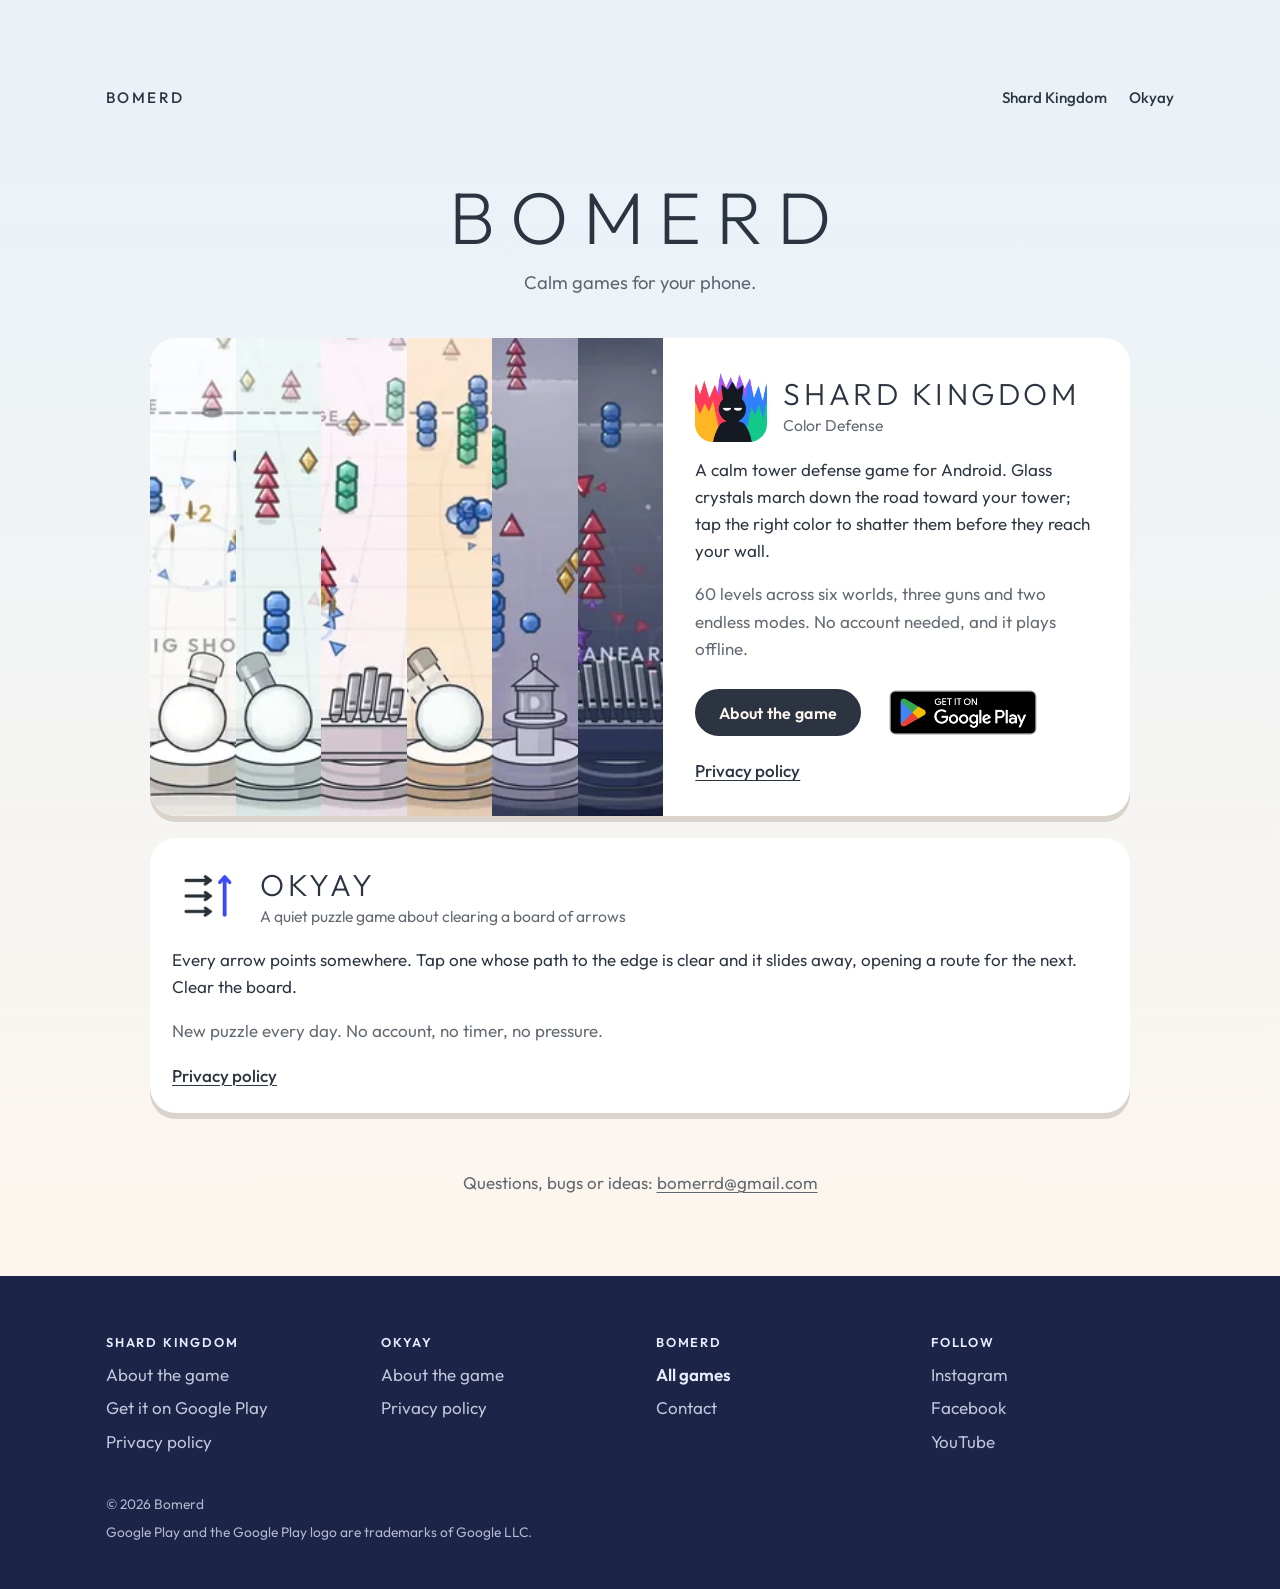
<file: index.html>
<!doctype html>
<html lang="en">
<head>
<meta charset="utf-8" />
<meta name="viewport" content="width=device-width, initial-scale=1, viewport-fit=cover" />
<title>Bomerd – Shard Kingdom: Color Defense and Okyay</title>
<meta name="description" content="Bomerd makes calm games for your phone: Shard Kingdom: Color Defense, a tower defense game about tapping the right color, and Okyay, a quiet puzzle game about arrows." />
<link rel="canonical" href="https://bomerd.com/" />
<link rel="icon" href="/favicon.ico" sizes="48x48" />
<link rel="icon" href="/images/shard-kingdom.png" type="image/png" sizes="512x512" />
<link rel="apple-touch-icon" href="/apple-touch-icon.png" />
<meta name="theme-color" content="#eaf2f8" />
<meta property="og:type" content="website" />
<meta property="og:site_name" content="Bomerd" />
<meta property="og:url" content="https://bomerd.com/" />
<meta property="og:title" content="Bomerd" />
<meta property="og:description" content="Calm games for your phone: Shard Kingdom: Color Defense and Okyay." />
<meta property="og:image" content="https://bomerd.com/images/shard-kingdom-feature.png" />
<meta property="og:image:width" content="1024" />
<meta property="og:image:height" content="500" />
<meta property="og:image:alt" content="Shard Kingdom: Color Defense: glass crystals marching down a road toward the wall" />
<meta name="twitter:card" content="summary_large_image" />
<link rel="preload" href="/assets/fonts/outfit.woff2" as="font" type="font/woff2" crossorigin />
<link rel="stylesheet" href="/assets/site.css" />
<script type="application/ld+json">
{
  "@context": "https://schema.org",
  "@graph": [
    {
      "@type": "WebSite",
      "@id": "https://bomerd.com/#website",
      "name": "Bomerd",
      "url": "https://bomerd.com/",
      "publisher": { "@id": "https://bomerd.com/#org" }
    },
    {
      "@type": "Organization",
      "@id": "https://bomerd.com/#org",
      "name": "Bomerd",
      "url": "https://bomerd.com/",
      "email": "bomerrd@gmail.com",
      "sameAs": ["https://www.youtube.com/@bomerdstudio"]
    }
  ]
}
</script>
<style>
  .home { padding-bottom: 80px; }
  .hello { text-align: center; padding: 56px 0 40px; }
  .hello h1 { font-weight: 250; text-transform: uppercase; letter-spacing: .2em; font-size: clamp(2.6rem, 12vw, 4.6rem); line-height: 1; margin: 0 -.2em .9rem 0; }
  .hello p { font-size: 1.15rem; margin: 0; }
  .games { display: grid; gap: 22px; max-width: 980px; margin: 0 auto; }
  .game { background: var(--paper); border-radius: 26px; box-shadow: 0 var(--edge) 0 var(--paper-edge); overflow: hidden; }
  .game .worlds { display: grid; grid-template-columns: repeat(6, 1fr); height: clamp(150px, 34vw, 260px); }
  .game .worlds img { width: 100%; height: 100%; object-fit: cover; object-position: 50% 45%; display: block; }
  .game .in { padding: 22px 22px 24px; }
  .game .head { display: flex; align-items: center; gap: 16px; margin: 0 0 14px; }
  .game .head img { width: 72px; height: 72px; border-radius: 18px; flex: none; }
  .game h2 { font-weight: 300; text-transform: uppercase; letter-spacing: .12em; font-size: clamp(1.3rem, 5vw, 1.9rem); line-height: 1.15; margin: 0; }
  .game h2 a { text-decoration: none; }
  .game h2 a:hover { text-decoration: underline; }
  .game .sub { display: block; margin-top: 4px; font-size: .98rem; }
  .game .links { display: flex; flex-wrap: wrap; align-items: center; gap: 12px 18px; margin-top: 18px; }
  .game .links .badge-link img { width: 168px; }
  .game .links a.plain { font-weight: 500; }
  @media (min-width: 52rem) {
    .game.wide { display: grid; grid-template-columns: 1.1fr 1fr; }
    .game.wide .worlds { height: auto; min-height: 100%; }
    .game.wide .in { padding: 32px; align-self: center; }
  }
  .support { text-align: center; margin: 56px 0 0; }
</style>
</head>
<body class="w-abyss">
<section class="band w-dawn home">
  <header class="wrap top">
    <a class="brand" href="/">Bomerd</a>
    <nav class="nav" aria-label="Site">
      <a href="/shard-kingdom/">Shard Kingdom</a>
      <a class="wide" href="#okyay">Okyay</a>
    </nav>
  </header>

  <div class="wrap">
    <div class="hello">
      <h1>Bomerd</h1>
      <p class="muted">Calm games for your phone.</p>
    </div>

    <div class="games">
      <article class="game wide" id="shard-kingdom">
        <a class="worlds" href="/shard-kingdom/" aria-label="Shard Kingdom's six worlds">
          <img src="/images/shard-kingdom/worlds/dawn-slice.webp" width="180" height="352" alt="" />
          <img src="/images/shard-kingdom/worlds/mist-slice.webp" width="180" height="352" alt="" />
          <img src="/images/shard-kingdom/worlds/bloom-slice.webp" width="180" height="352" alt="" />
          <img src="/images/shard-kingdom/worlds/ember-slice.webp" width="180" height="352" alt="" />
          <img src="/images/shard-kingdom/worlds/dusk-slice.webp" width="180" height="352" alt="" />
          <img src="/images/shard-kingdom/worlds/abyss-slice.webp" width="180" height="352" alt="" />
        </a>
        <div class="in">
          <div class="head">
            <img src="/images/shard-kingdom.png" width="512" height="512" alt="Shard Kingdom: Color Defense icon" />
            <h2><a href="/shard-kingdom/">Shard Kingdom</a><span class="sub muted" style="text-transform: none; letter-spacing: 0; font-weight: 380">Color Defense</span></h2>
          </div>
          <p>A calm tower defense game for Android. Glass crystals march down the road toward your tower; tap the right color to shatter them before they reach your wall.</p>
          <p class="muted">60 levels across six worlds, three guns and two endless modes. No account needed, and it plays offline.</p>
          <div class="links">
            <a class="btn" href="/shard-kingdom/">About the game</a>
            <a class="badge-link" data-play href="https://play.google.com/store/apps/details?id=com.bomerd.conveyorkingdom"><img src="/images/google-play-badge.png" width="646" height="250" alt="Get it on Google Play" /></a>
          </div>
          <div class="links" style="margin-top: 12px"><a class="plain" href="/shard-kingdom/privacy/">Privacy policy</a></div>
        </div>
      </article>

      <article class="game" id="okyay">
        <div class="in">
          <div class="head">
            <img src="/images/okyay.png" width="192" height="192" alt="Okyay icon" />
            <h2>Okyay<span class="sub muted" style="text-transform: none; letter-spacing: 0; font-weight: 380">A quiet puzzle game about clearing a board of arrows</span></h2>
          </div>
          <p>Every arrow points somewhere. Tap one whose path to the edge is clear and it slides away, opening a route for the next. Clear the board.</p>
          <p class="muted">New puzzle every day. No account, no timer, no pressure.</p>
          <div class="links"><a class="plain" href="/privacy/">Privacy policy</a></div>
        </div>
      </article>
    </div>

    <p class="support muted">Questions, bugs or ideas: <a href="mailto:bomerrd@gmail.com">bomerrd@gmail.com</a></p>
  </div>
</section>

<footer class="foot w-abyss">
  <div class="wrap">
    <nav class="map" aria-label="Site map">
      <div><p>Shard Kingdom</p><ul>
        <li><a href="/shard-kingdom/">About the game</a></li>
        <li><a data-play href="https://play.google.com/store/apps/details?id=com.bomerd.conveyorkingdom">Get it on Google Play</a></li>
        <li><a href="/shard-kingdom/privacy/">Privacy policy</a></li></ul></div>
      <div><p>Okyay</p><ul>
        <li><a href="/#okyay">About the game</a></li>
        <li><a href="/privacy/">Privacy policy</a></li></ul></div>
      <div><p>Bomerd</p><ul>
        <li><a href="/" aria-current="page">All games</a></li>
        <li><a href="mailto:bomerrd@gmail.com">Contact</a></li></ul></div>
      <div><p>Follow</p><ul>
        <li><a href="https://www.instagram.com/shardkingdomcolordefense/">Instagram</a></li>
        <li><a href="https://www.facebook.com/profile.php?id=61596393538039">Facebook</a></li>
        <li><a href="https://www.youtube.com/@bomerdstudio">YouTube</a></li></ul></div>
    </nav>
    <p class="legal">&copy; 2026 Bomerd</p>
    <p class="legal">Google Play and the Google Play logo are trademarks of Google LLC.</p>
  </div>
</footer>
<script src="/shard-kingdom/get.js" data-campaign="home" defer></script>
</body>
</html>
</file>
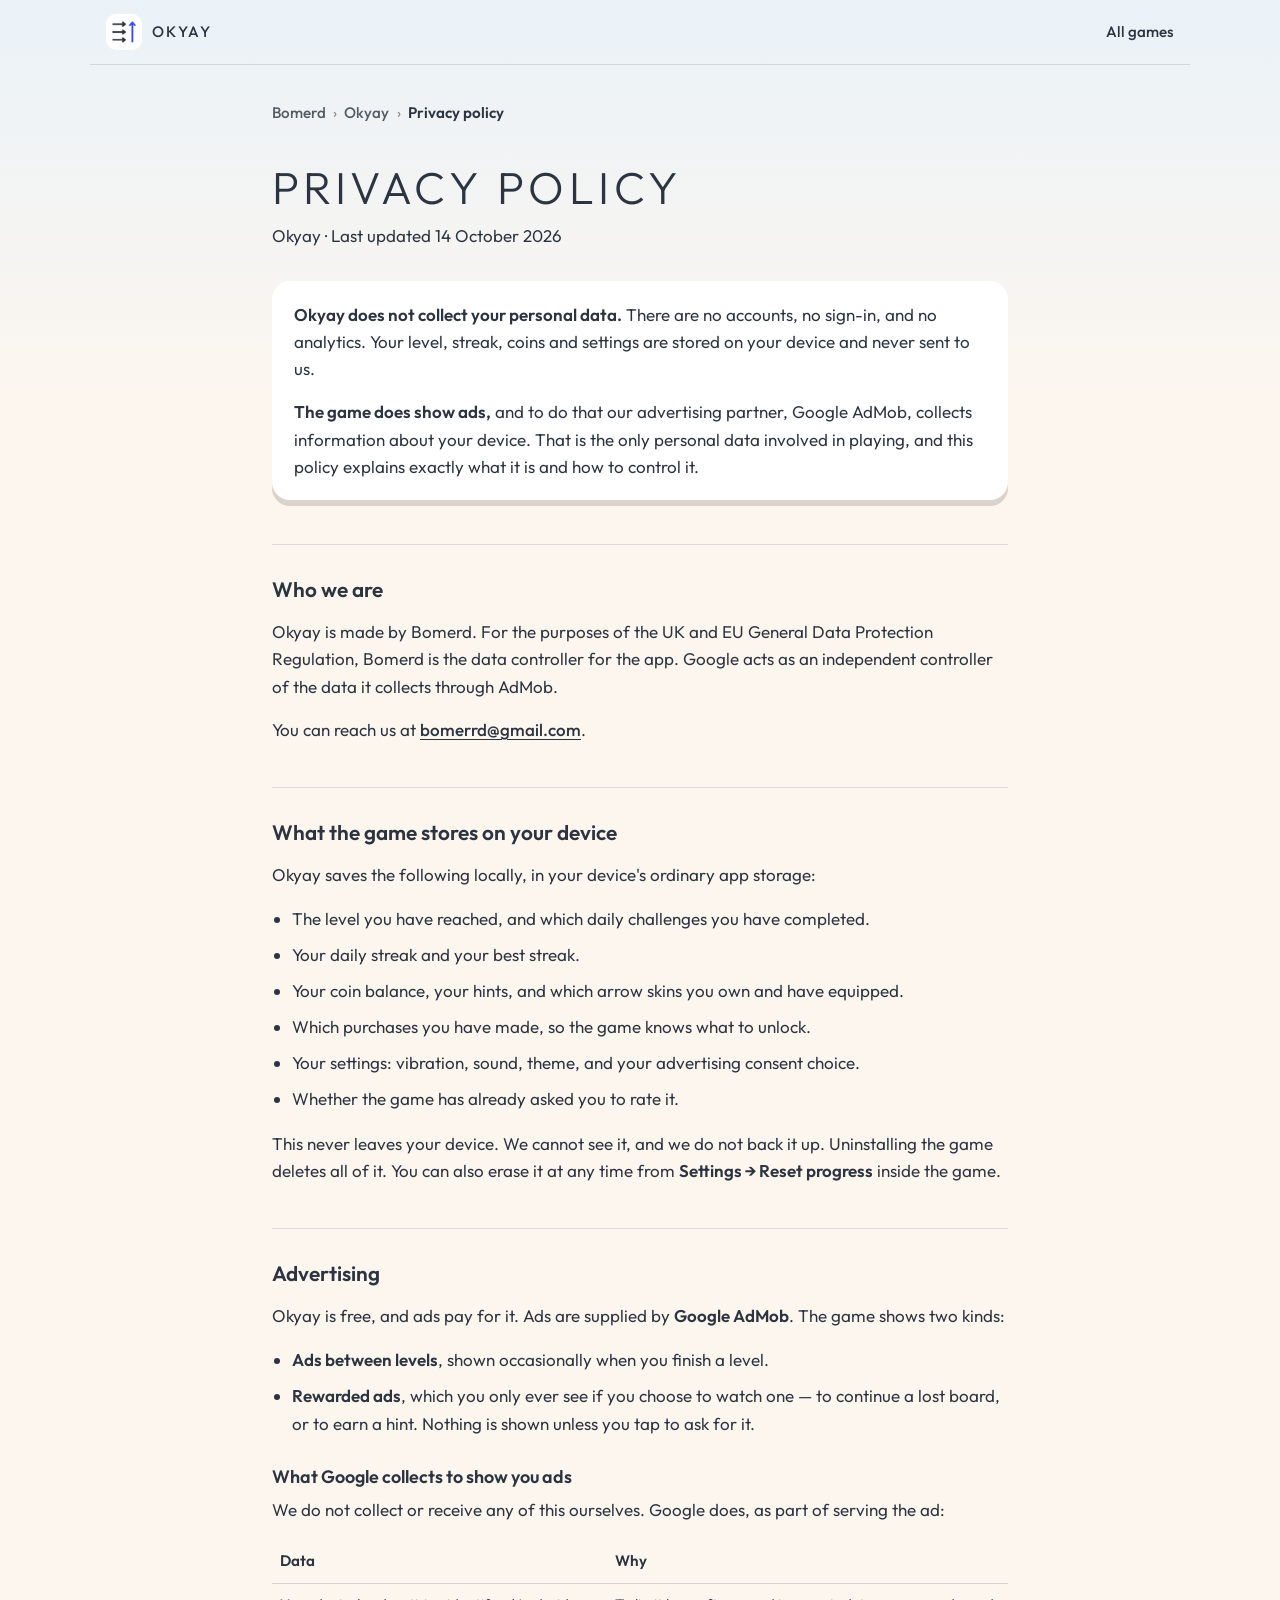
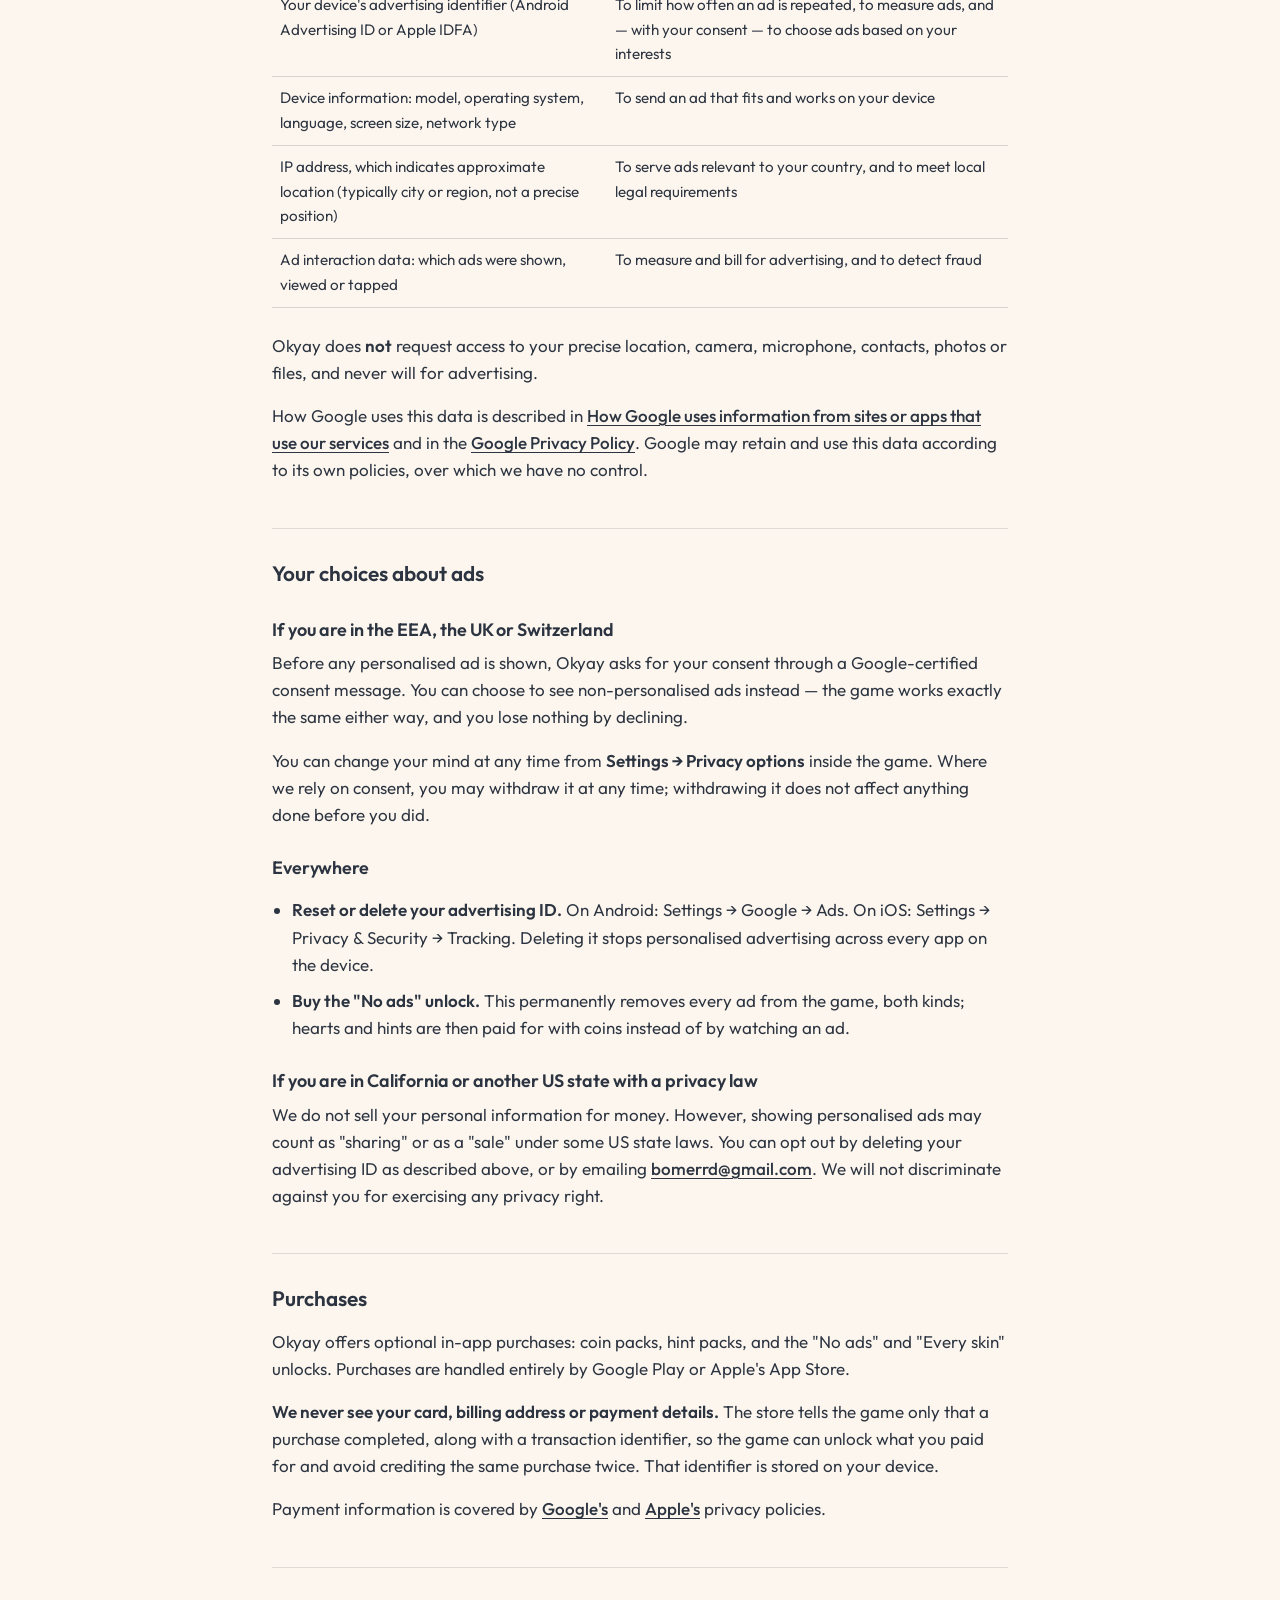
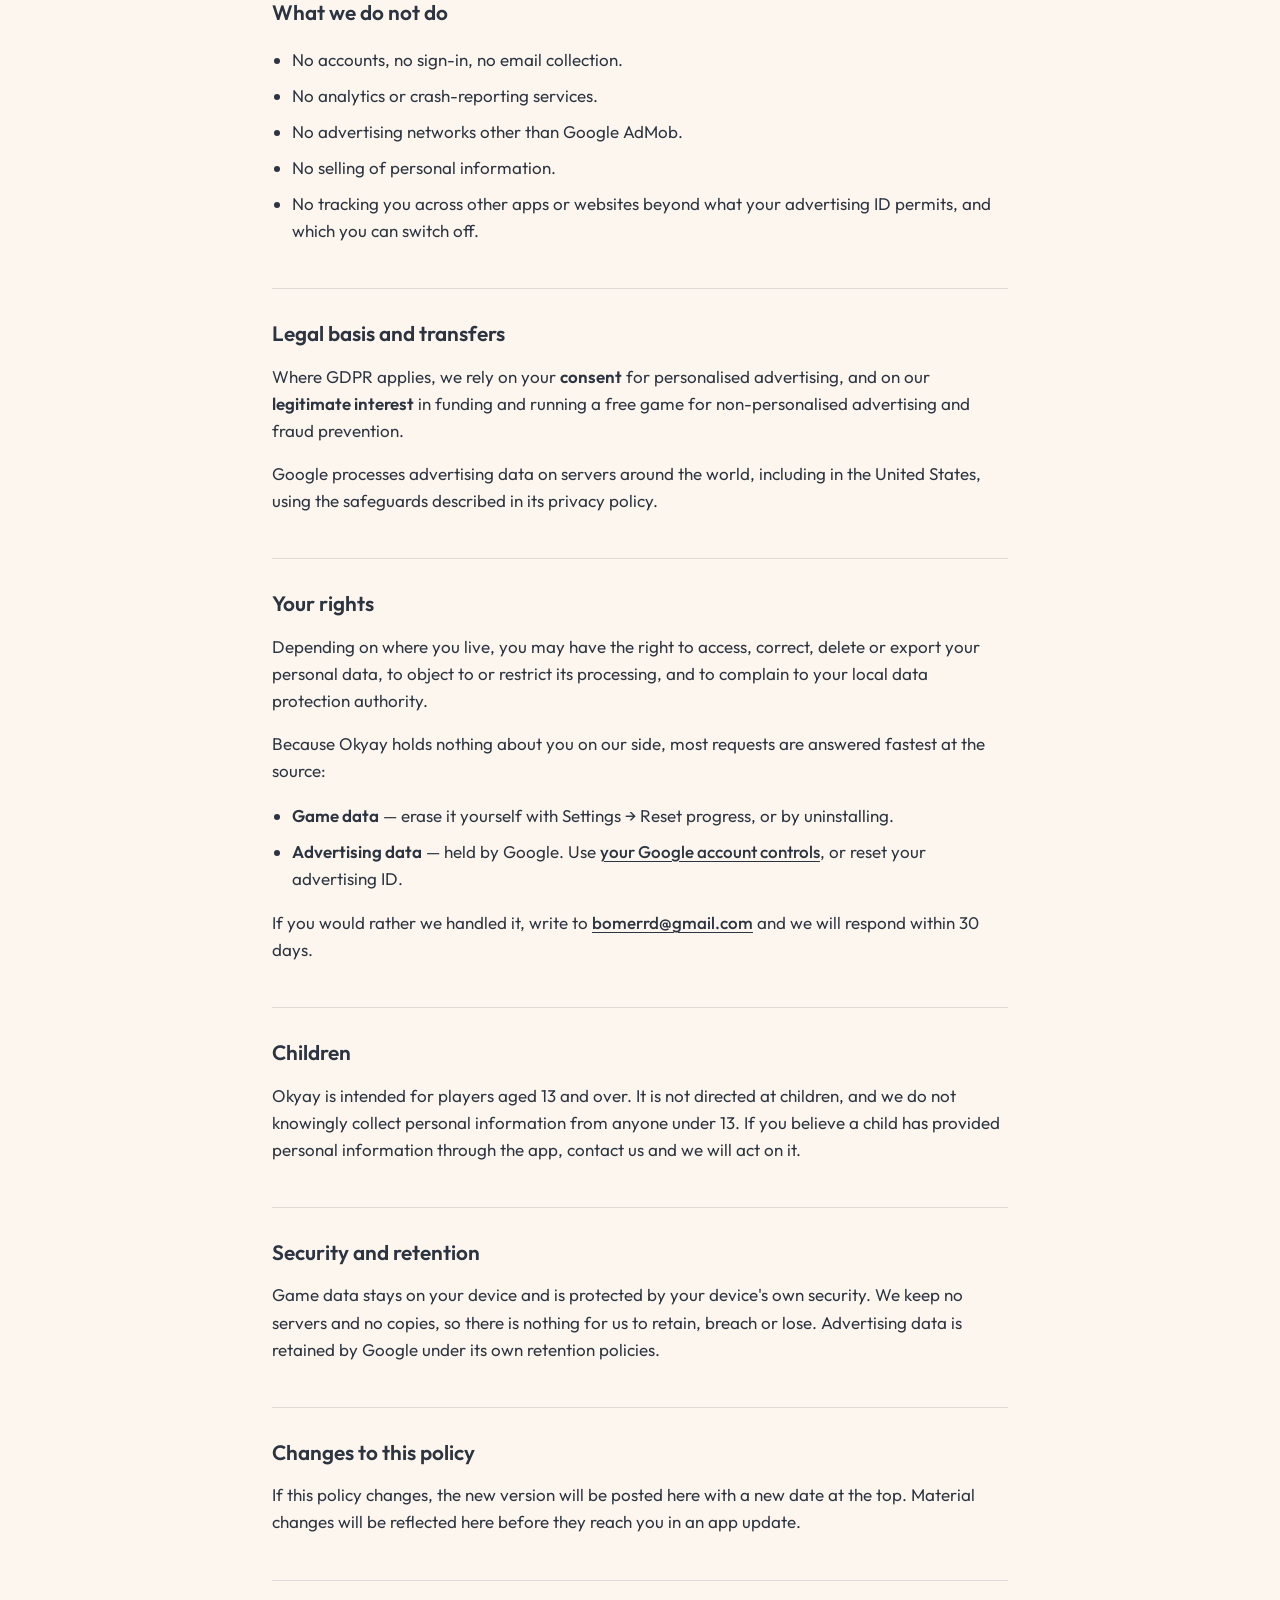
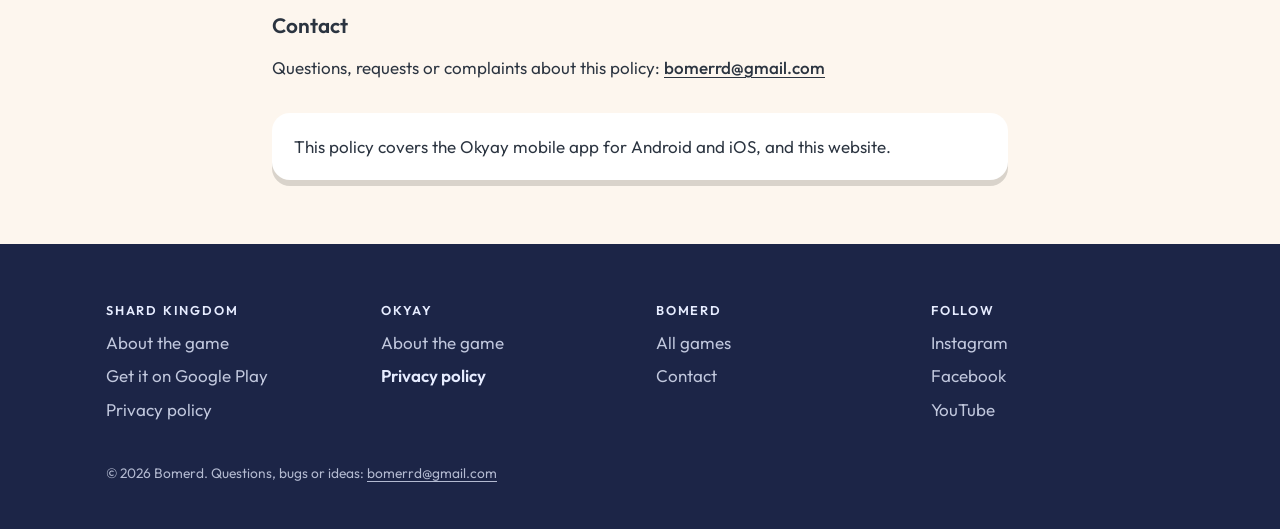
<file: privacy/index.html>
<!doctype html>
<html lang="en">
<head>
<meta charset="utf-8" />
<meta name="viewport" content="width=device-width, initial-scale=1, viewport-fit=cover" />
<title>Privacy policy — Okyay</title>
<meta name="description" content="Okyay's privacy policy: what the game stores, what its advertising partner collects, and the choices you have." />
<link rel="canonical" href="https://bomerd.com/privacy/" />
<link rel="icon" href="/favicon.ico" sizes="48x48" />
<link rel="icon" href="/images/shard-kingdom.png" type="image/png" sizes="512x512" />
<link rel="apple-touch-icon" href="/apple-touch-icon.png" />
<link rel="preload" href="/assets/fonts/outfit.woff2" as="font" type="font/woff2" crossorigin />
<link rel="stylesheet" href="/assets/site.css" />
<script type="application/ld+json">
{
  "@context": "https://schema.org",
  "@type": "BreadcrumbList",
  "itemListElement": [
    { "@type": "ListItem", "position": 1, "name": "Bomerd", "item": "https://bomerd.com/" },
    { "@type": "ListItem", "position": 2, "name": "Okyay privacy policy", "item": "https://bomerd.com/privacy/" }
  ]
}
</script>
</head>
<body class="w-auto page">
<header class="wrap top">
  <a class="brand" href="/"><img src="/images/okyay.png" width="192" height="192" alt="" /> Okyay</a>
  <nav class="nav" aria-label="Site"><a href="/">All games</a></nav>
</header>
<main class="wrap">
<article class="doc">
  <ol class="trail" aria-label="Breadcrumb"><li><a href="/">Bomerd</a></li><li><a href="/#okyay">Okyay</a></li><li><span aria-current="page">Privacy policy</span></li></ol>
  <h1>Privacy policy</h1>
  <p class="updated">Okyay &middot; Last updated 14 October 2026</p>

  <div class="lede">
    <p><strong>Okyay does not collect your personal data.</strong> There are no accounts, no sign-in, and no analytics. Your level, streak, coins and settings are stored on your device and never sent to us.</p>
    <p><strong>The game does show ads,</strong> and to do that our advertising partner, Google AdMob, collects information about your device. That is the only personal data involved in playing, and this policy explains exactly what it is and how to control it.</p>
  </div>

  <h2>Who we are</h2>
  <p>Okyay is made by Bomerd. For the purposes of the UK and EU General Data Protection Regulation, Bomerd is the data controller for the app. Google acts as an independent controller of the data it collects through AdMob.</p>
  <p>You can reach us at <a href="mailto:bomerrd@gmail.com">bomerrd@gmail.com</a>.</p>

  <h2>What the game stores on your device</h2>
  <p>Okyay saves the following locally, in your device's ordinary app storage:</p>
  <ul>
    <li>The level you have reached, and which daily challenges you have completed.</li>
    <li>Your daily streak and your best streak.</li>
    <li>Your coin balance, your hints, and which arrow skins you own and have equipped.</li>
    <li>Which purchases you have made, so the game knows what to unlock.</li>
    <li>Your settings: vibration, sound, theme, and your advertising consent choice.</li>
    <li>Whether the game has already asked you to rate it.</li>
  </ul>
  <p>This never leaves your device. We cannot see it, and we do not back it up. Uninstalling the game deletes all of it. You can also erase it at any time from <strong>Settings &rarr; Reset progress</strong> inside the game.</p>

  <h2>Advertising</h2>
  <p>Okyay is free, and ads pay for it. Ads are supplied by <strong>Google AdMob</strong>. The game shows two kinds:</p>
  <ul>
    <li><strong>Ads between levels</strong>, shown occasionally when you finish a level.</li>
    <li><strong>Rewarded ads</strong>, which you only ever see if you choose to watch one — to continue a lost board, or to earn a hint. Nothing is shown unless you tap to ask for it.</li>
  </ul>

  <h3>What Google collects to show you ads</h3>
  <p>We do not collect or receive any of this ourselves. Google does, as part of serving the ad:</p>
  <table>
    <tr><th>Data</th><th>Why</th></tr>
    <tr><td>Your device's advertising identifier (Android Advertising ID or Apple IDFA)</td><td>To limit how often an ad is repeated, to measure ads, and — with your consent — to choose ads based on your interests</td></tr>
    <tr><td>Device information: model, operating system, language, screen size, network type</td><td>To send an ad that fits and works on your device</td></tr>
    <tr><td>IP address, which indicates approximate location (typically city or region, not a precise position)</td><td>To serve ads relevant to your country, and to meet local legal requirements</td></tr>
    <tr><td>Ad interaction data: which ads were shown, viewed or tapped</td><td>To measure and bill for advertising, and to detect fraud</td></tr>
  </table>
  <p>Okyay does <strong>not</strong> request access to your precise location, camera, microphone, contacts, photos or files, and never will for advertising.</p>
  <p>How Google uses this data is described in <a href="https://policies.google.com/technologies/partner-sites">How Google uses information from sites or apps that use our services</a> and in the <a href="https://policies.google.com/privacy">Google Privacy Policy</a>. Google may retain and use this data according to its own policies, over which we have no control.</p>

  <h2>Your choices about ads</h2>

  <h3>If you are in the EEA, the UK or Switzerland</h3>
  <p>Before any personalised ad is shown, Okyay asks for your consent through a Google-certified consent message. You can choose to see non-personalised ads instead — the game works exactly the same either way, and you lose nothing by declining.</p>
  <p>You can change your mind at any time from <strong>Settings &rarr; Privacy options</strong> inside the game. Where we rely on consent, you may withdraw it at any time; withdrawing it does not affect anything done before you did.</p>

  <h3>Everywhere</h3>
  <ul>
    <li><strong>Reset or delete your advertising ID.</strong> On Android: Settings &rarr; Google &rarr; Ads. On iOS: Settings &rarr; Privacy &amp; Security &rarr; Tracking. Deleting it stops personalised advertising across every app on the device.</li>
    <li><strong>Buy the "No ads" unlock.</strong> This permanently removes every ad from the game, both kinds; hearts and hints are then paid for with coins instead of by watching an ad.</li>
  </ul>

  <h3>If you are in California or another US state with a privacy law</h3>
  <p>We do not sell your personal information for money. However, showing personalised ads may count as "sharing" or as a "sale" under some US state laws. You can opt out by deleting your advertising ID as described above, or by emailing <a href="mailto:bomerrd@gmail.com">bomerrd@gmail.com</a>. We will not discriminate against you for exercising any privacy right.</p>

  <h2>Purchases</h2>
  <p>Okyay offers optional in-app purchases: coin packs, hint packs, and the "No ads" and "Every skin" unlocks. Purchases are handled entirely by Google Play or Apple's App Store.</p>
  <p><strong>We never see your card, billing address or payment details.</strong> The store tells the game only that a purchase completed, along with a transaction identifier, so the game can unlock what you paid for and avoid crediting the same purchase twice. That identifier is stored on your device.</p>
  <p>Payment information is covered by <a href="https://policies.google.com/privacy">Google's</a> and <a href="https://www.apple.com/legal/privacy/">Apple's</a> privacy policies.</p>

  <h2>What we do not do</h2>
  <ul>
    <li>No accounts, no sign-in, no email collection.</li>
    <li>No analytics or crash-reporting services.</li>
    <li>No advertising networks other than Google AdMob.</li>
    <li>No selling of personal information.</li>
    <li>No tracking you across other apps or websites beyond what your advertising ID permits, and which you can switch off.</li>
  </ul>

  <h2>Legal basis and transfers</h2>
  <p>Where GDPR applies, we rely on your <strong>consent</strong> for personalised advertising, and on our <strong>legitimate interest</strong> in funding and running a free game for non-personalised advertising and fraud prevention.</p>
  <p>Google processes advertising data on servers around the world, including in the United States, using the safeguards described in its privacy policy.</p>

  <h2>Your rights</h2>
  <p>Depending on where you live, you may have the right to access, correct, delete or export your personal data, to object to or restrict its processing, and to complain to your local data protection authority.</p>
  <p>Because Okyay holds nothing about you on our side, most requests are answered fastest at the source:</p>
  <ul>
    <li><strong>Game data</strong> — erase it yourself with Settings &rarr; Reset progress, or by uninstalling.</li>
    <li><strong>Advertising data</strong> — held by Google. Use <a href="https://myaccount.google.com/">your Google account controls</a>, or reset your advertising ID.</li>
  </ul>
  <p>If you would rather we handled it, write to <a href="mailto:bomerrd@gmail.com">bomerrd@gmail.com</a> and we will respond within 30 days.</p>

  <h2>Children</h2>
  <p>Okyay is intended for players aged 13 and over. It is not directed at children, and we do not knowingly collect personal information from anyone under 13. If you believe a child has provided personal information through the app, contact us and we will act on it.</p>

  <h2>Security and retention</h2>
  <p>Game data stays on your device and is protected by your device's own security. We keep no servers and no copies, so there is nothing for us to retain, breach or lose. Advertising data is retained by Google under its own retention policies.</p>

  <h2>Changes to this policy</h2>
  <p>If this policy changes, the new version will be posted here with a new date at the top. Material changes will be reflected here before they reach you in an app update.</p>

  <h2>Contact</h2>
  <p>Questions, requests or complaints about this policy: <a href="mailto:bomerrd@gmail.com">bomerrd@gmail.com</a></p>

  <div class="note"><p>This policy covers the Okyay mobile app for Android and iOS, and this website.</p></div>
</article>
</main>
<footer class="foot w-abyss">
  <div class="wrap">
    <nav class="map" aria-label="Site map">
      <div><p>Shard Kingdom</p><ul>
        <li><a href="/shard-kingdom/">About the game</a></li>
        <li><a data-play href="https://play.google.com/store/apps/details?id=com.bomerd.conveyorkingdom">Get it on Google Play</a></li>
        <li><a href="/shard-kingdom/privacy/">Privacy policy</a></li></ul></div>
      <div><p>Okyay</p><ul>
        <li><a href="/#okyay">About the game</a></li>
        <li><a href="/privacy/" aria-current="page">Privacy policy</a></li></ul></div>
      <div><p>Bomerd</p><ul>
        <li><a href="/">All games</a></li>
        <li><a href="mailto:bomerrd@gmail.com">Contact</a></li></ul></div>
      <div><p>Follow</p><ul>
        <li><a href="https://www.instagram.com/shardkingdomcolordefense/">Instagram</a></li>
        <li><a href="https://www.facebook.com/profile.php?id=61596393538039">Facebook</a></li>
        <li><a href="https://www.youtube.com/@bomerdstudio">YouTube</a></li></ul></div>
    </nav>
    <p class="legal">&copy; 2026 Bomerd. Questions, bugs or ideas: <a href="mailto:bomerrd@gmail.com">bomerrd@gmail.com</a></p>
  </div>
</footer>
</body>
</html>
</file>
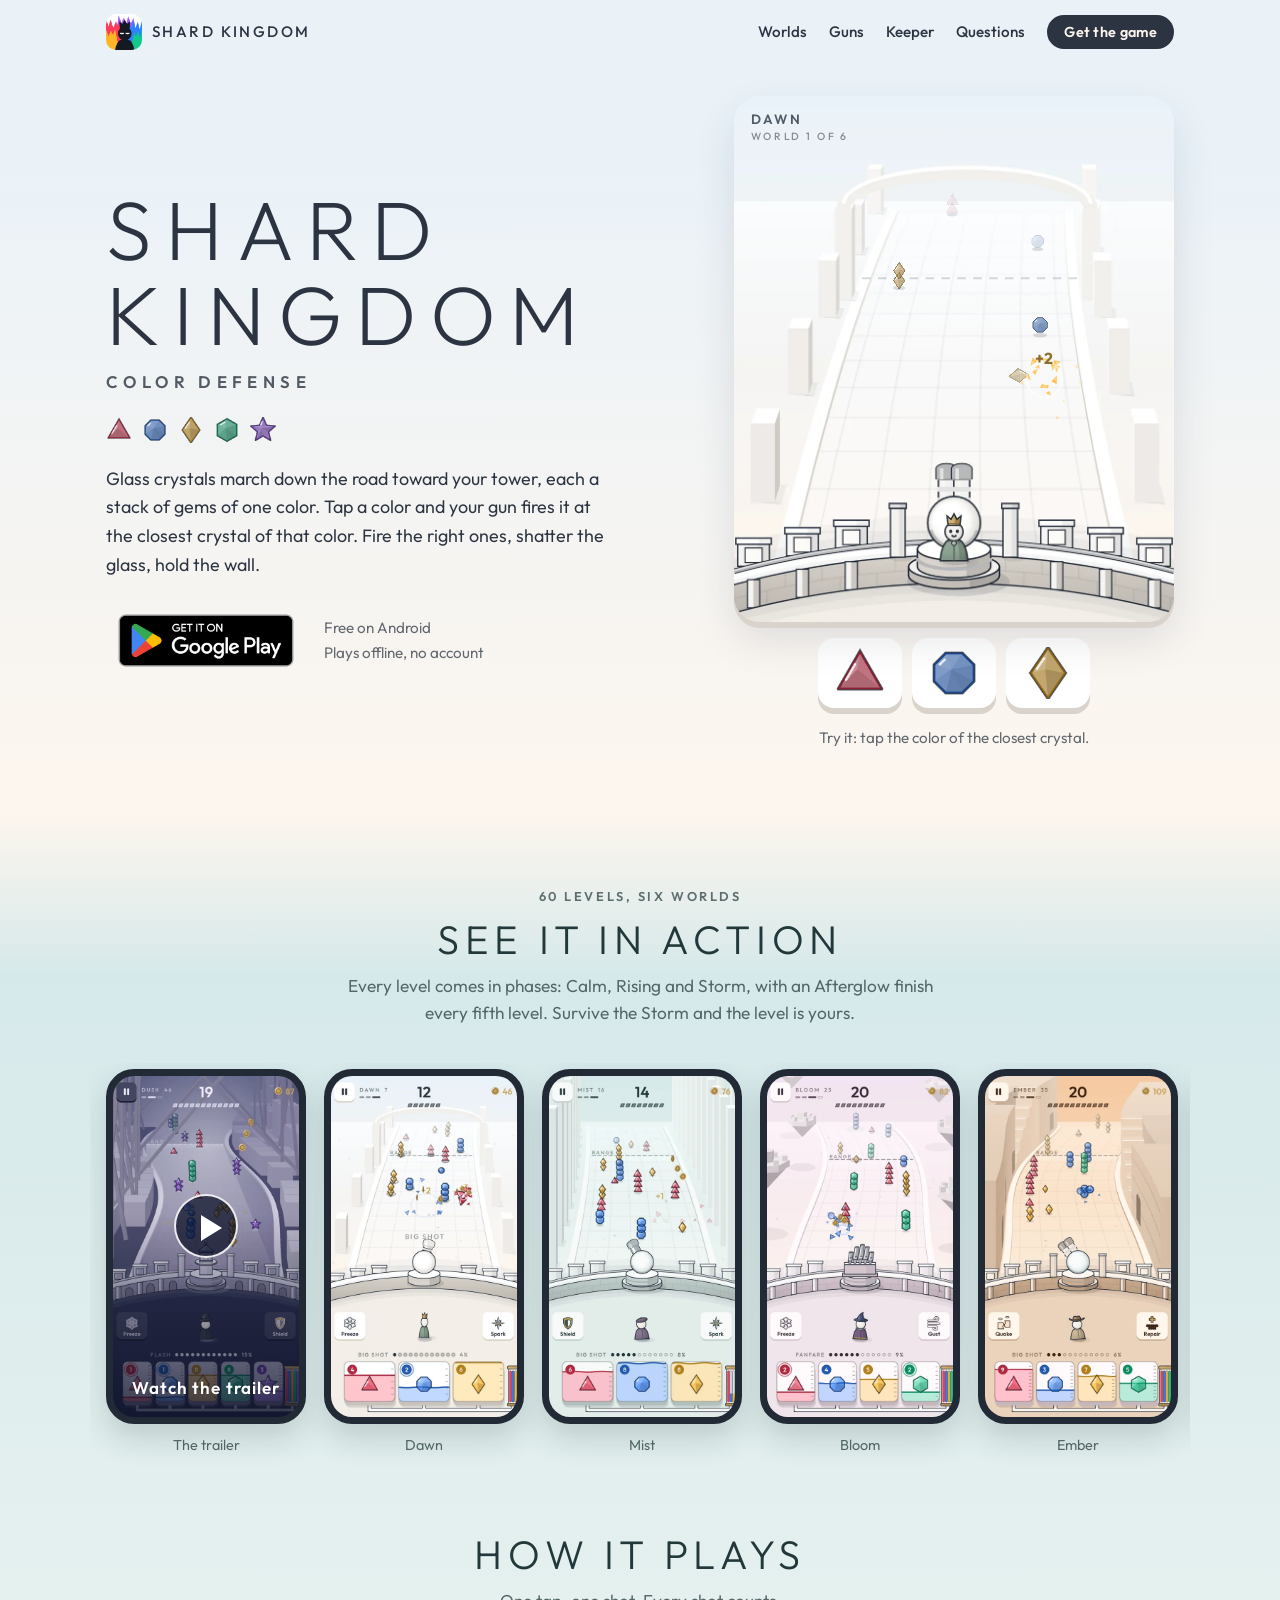
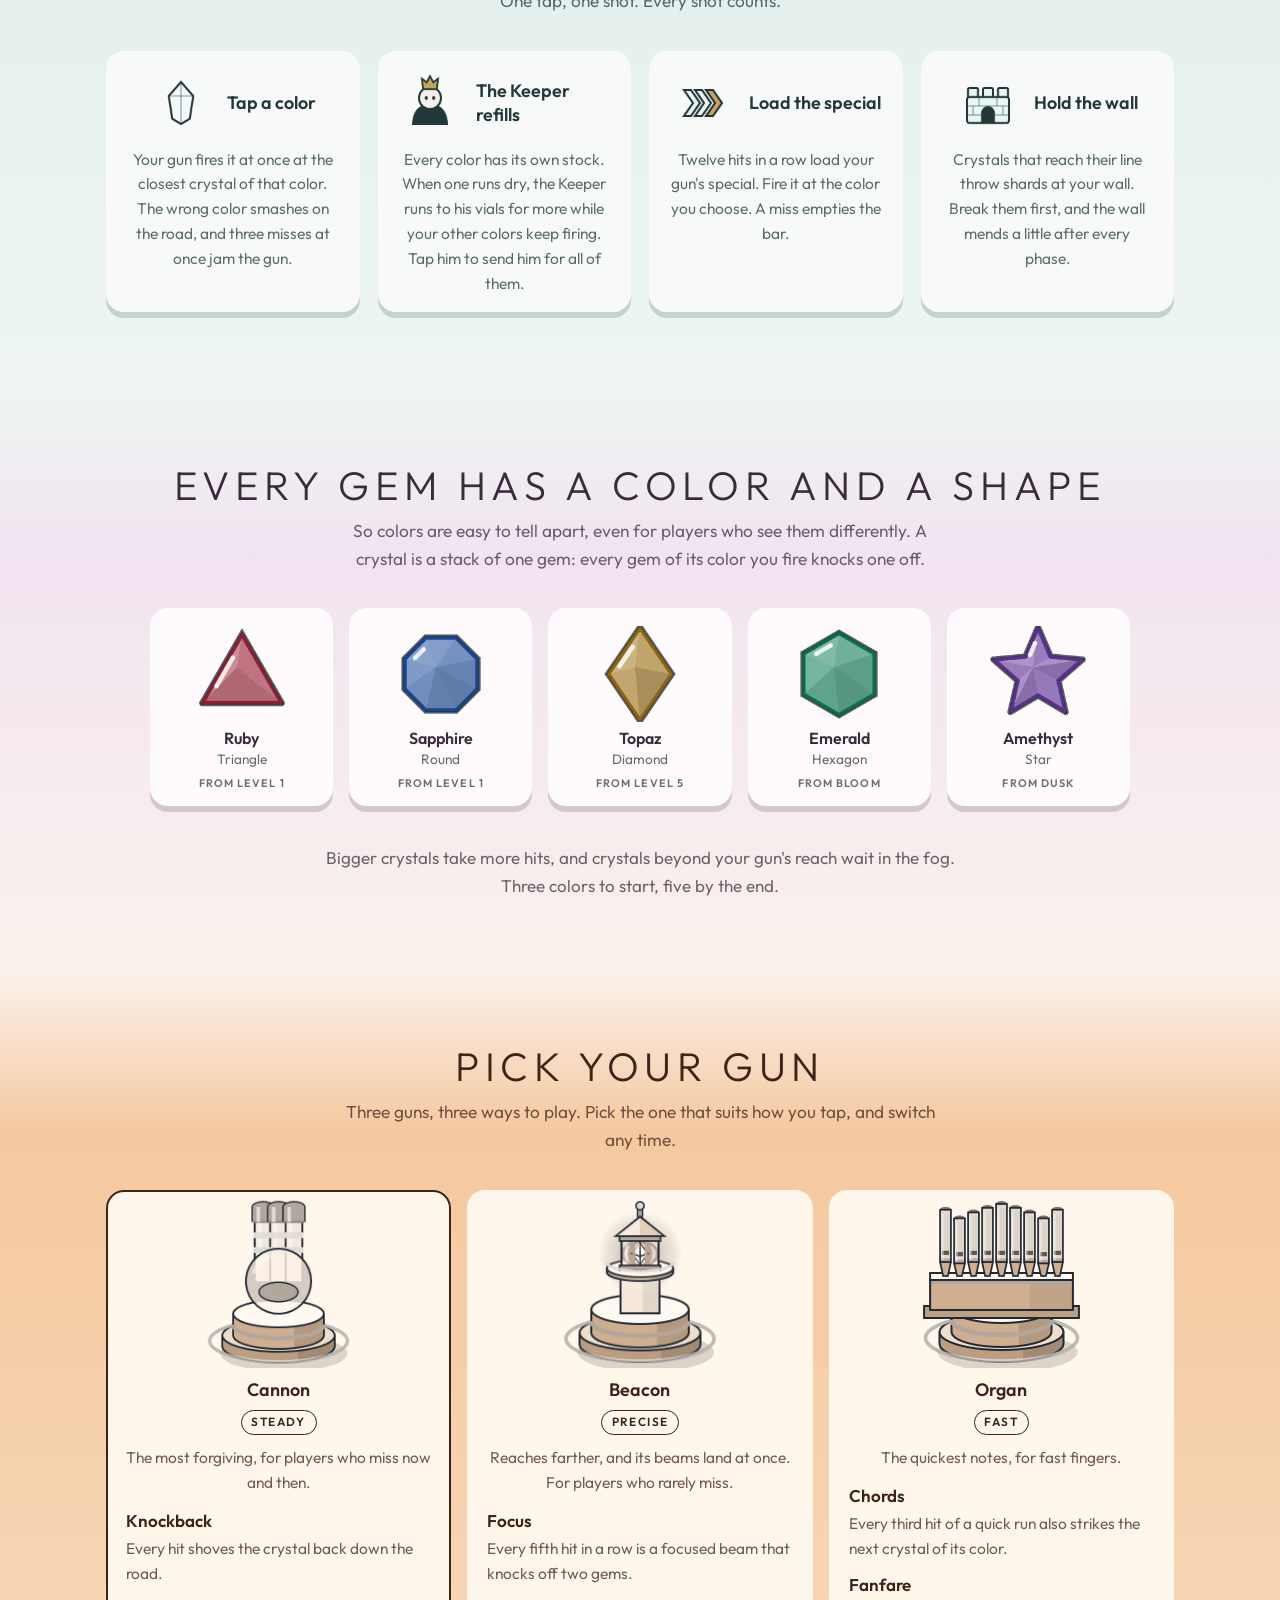
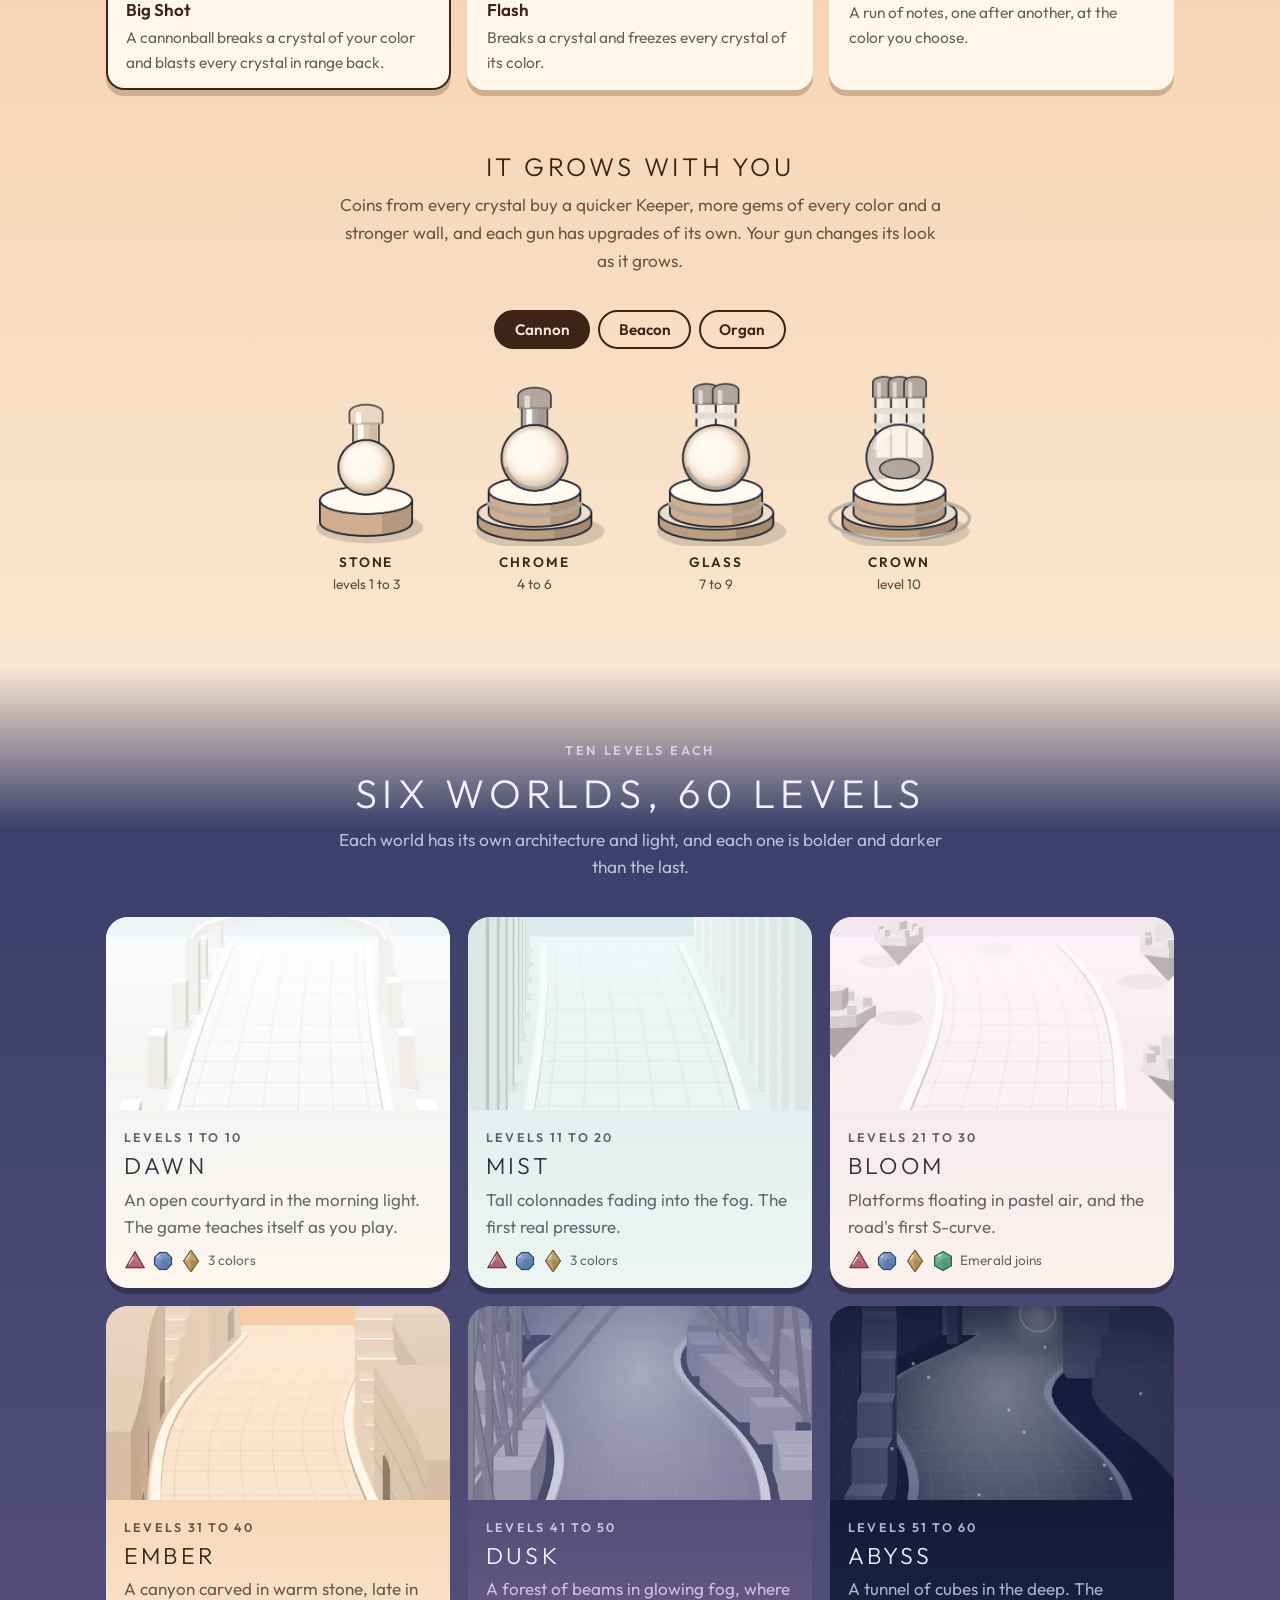
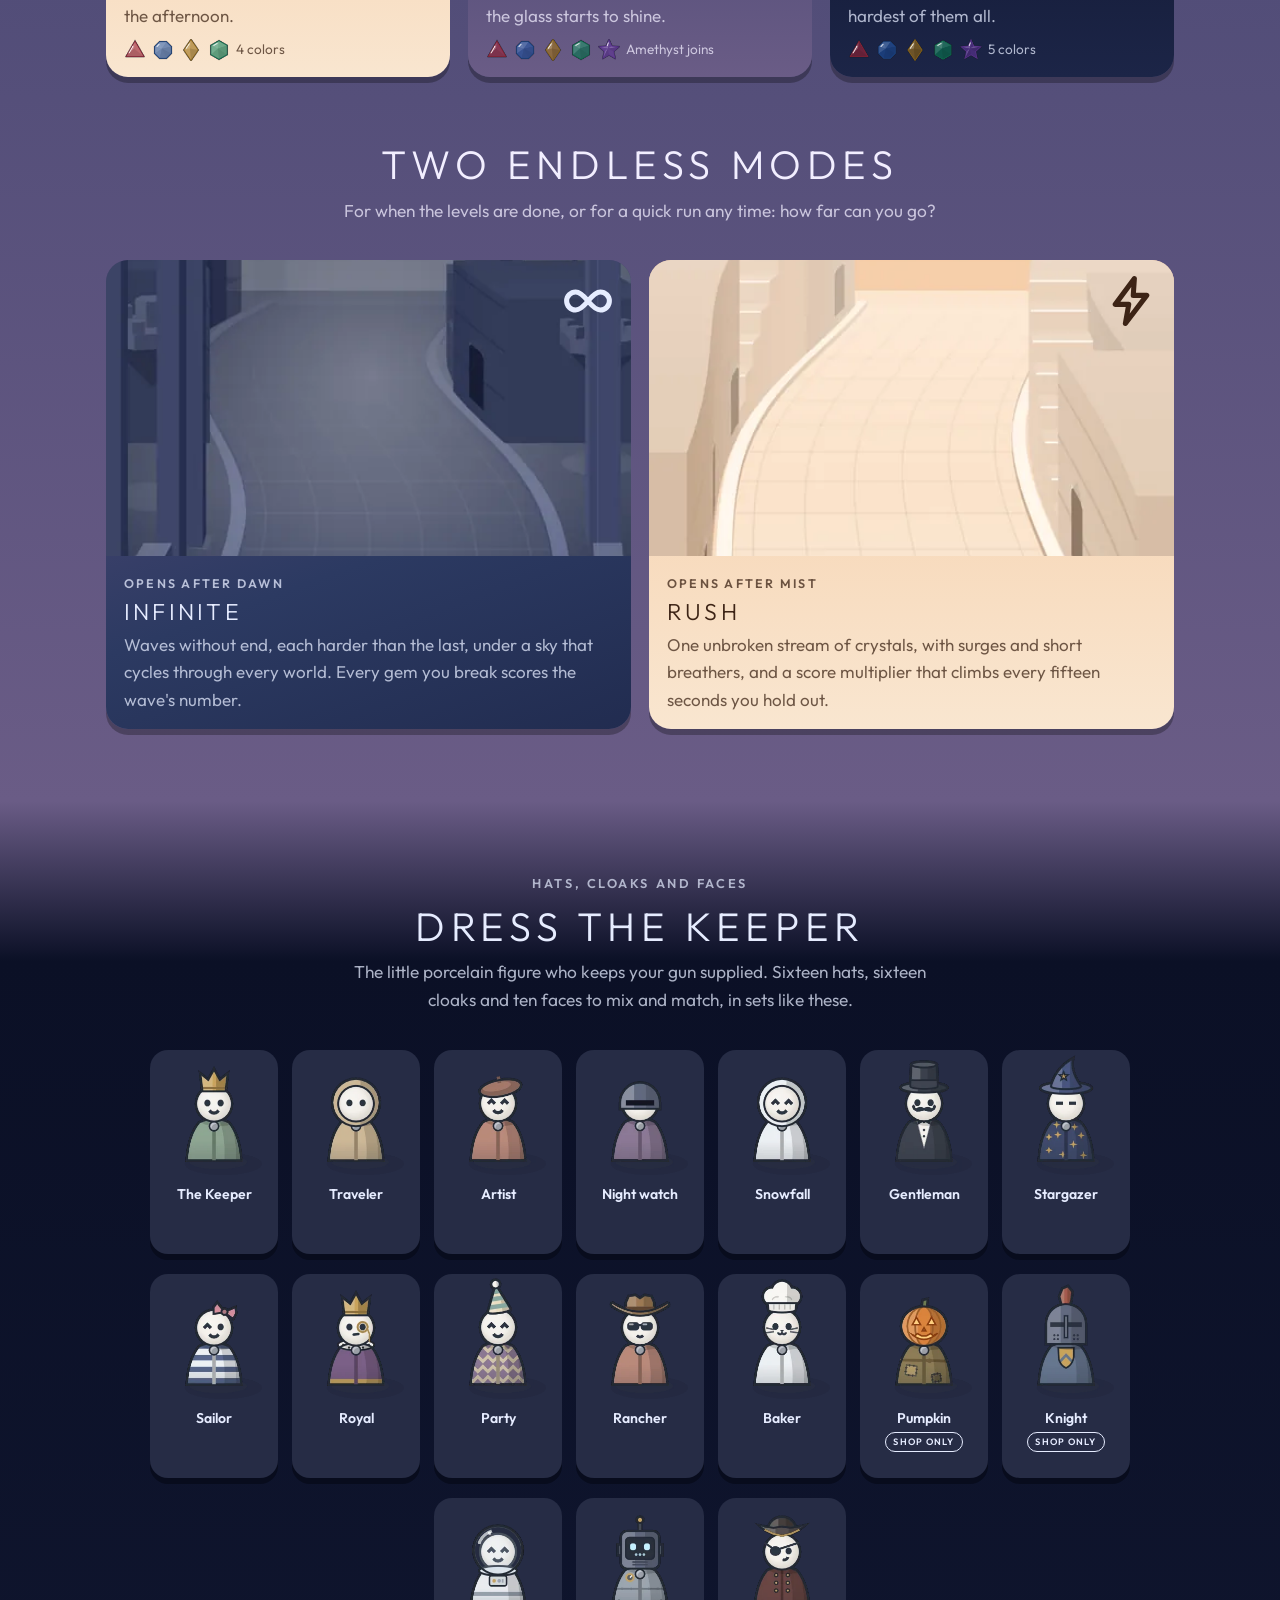
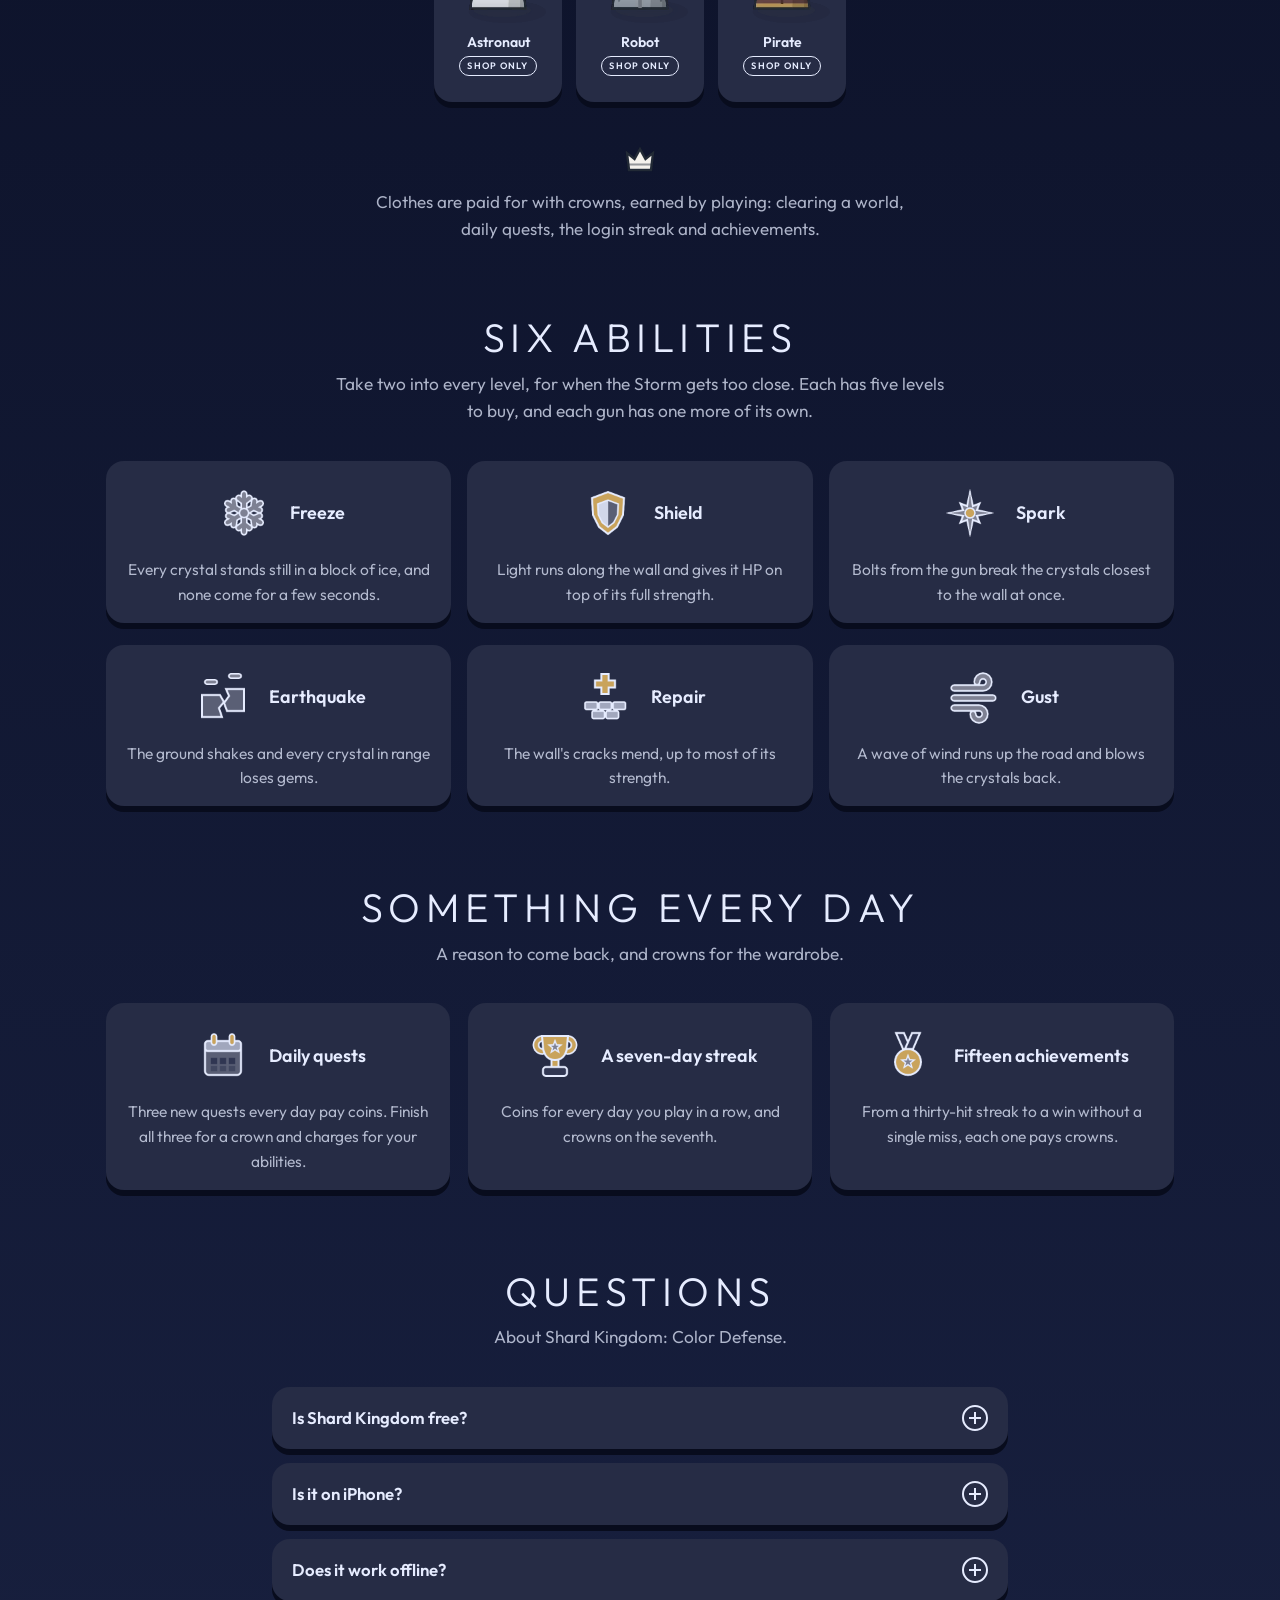
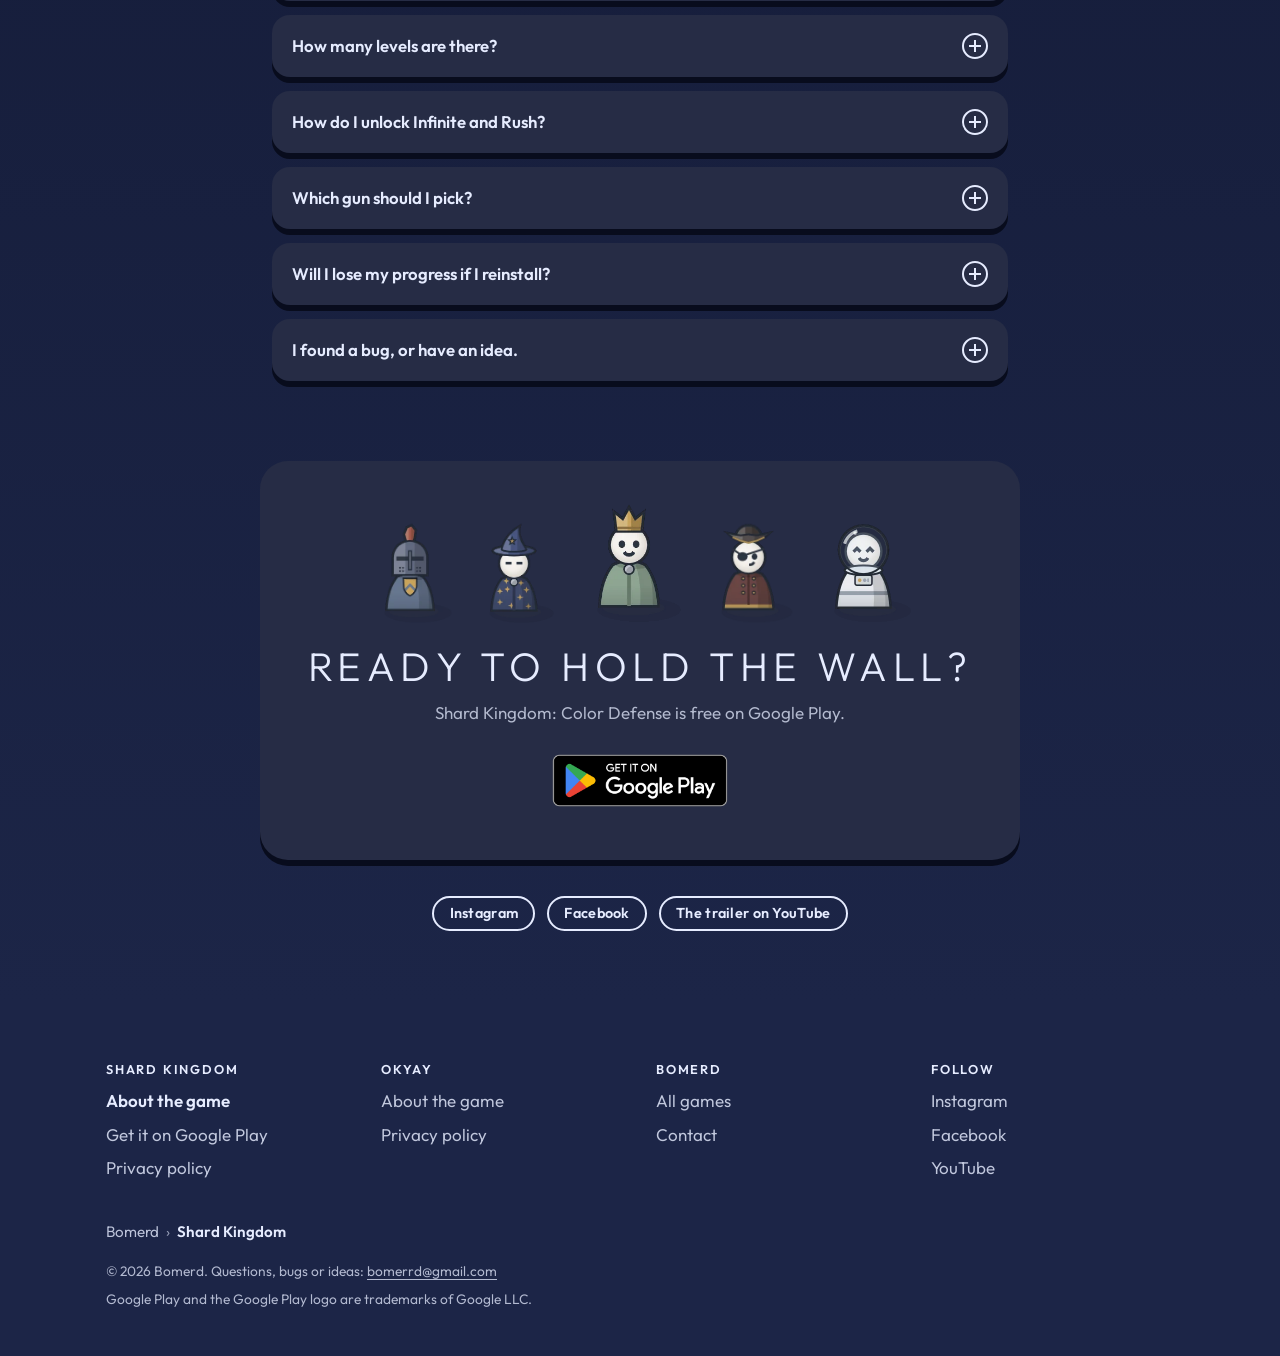
<file: shard-kingdom/index.html>
<!doctype html>
<html lang="en">
<head>
<meta charset="utf-8" />
<meta name="viewport" content="width=device-width, initial-scale=1, viewport-fit=cover" />
<title>Shard Kingdom: Color Defense – Tower Defense Game for Android</title>
<meta name="description" content="Shard Kingdom: Color Defense is a free tower defense game for Android. Tap the right color to shatter glass crystals before they reach your wall: 60 levels across six worlds, three guns and two endless modes." />
<meta name="robots" content="index, follow, max-image-preview:large" />
<link rel="canonical" href="https://bomerd.com/shard-kingdom/" />
<link rel="icon" href="/favicon.ico" sizes="48x48" />
<link rel="icon" href="/images/shard-kingdom.png" type="image/png" sizes="512x512" />
<link rel="apple-touch-icon" href="/apple-touch-icon.png" />
<meta name="theme-color" content="#eaf2f8" />
<meta property="og:type" content="website" />
<meta property="og:site_name" content="Bomerd" />
<meta property="og:locale" content="en_US" />
<meta property="og:url" content="https://bomerd.com/shard-kingdom/" />
<meta property="og:title" content="Shard Kingdom: Color Defense" />
<meta property="og:description" content="A calm tower defense game for Android: tap the right color to shatter the glass before it reaches your wall." />
<meta property="og:image" content="https://bomerd.com/images/shard-kingdom-feature.png" />
<meta property="og:image:width" content="1024" />
<meta property="og:image:height" content="500" />
<meta property="og:image:alt" content="Shard Kingdom: Color Defense: glass crystals marching down a road toward the wall" />
<meta name="twitter:card" content="summary_large_image" />
<link rel="preload" href="/assets/fonts/outfit.woff2" as="font" type="font/woff2" crossorigin />
<link rel="preload" href="/images/shard-kingdom/worlds/dawn.webp" as="image" fetchpriority="high" />
<link rel="stylesheet" href="/assets/site.css" />
<script type="application/ld+json">
{
  "@context": "https://schema.org",
  "@graph": [
    {
      "@type": ["VideoGame", "MobileApplication"],
      "@id": "https://bomerd.com/shard-kingdom/#game",
      "name": "Shard Kingdom: Color Defense",
      "alternateName": "Shard Kingdom",
      "url": "https://bomerd.com/shard-kingdom/",
      "description": "A calm tower defense game for Android. Glass crystals march down the road toward your tower; tap the right color to shatter them before they reach your wall. 60 levels across six worlds, three guns, six abilities and two endless modes.",
      "image": "https://bomerd.com/images/shard-kingdom.png",
      "screenshot": [
        "https://bomerd.com/images/shard-kingdom/01-dawn.webp",
        "https://bomerd.com/images/shard-kingdom/02-mist.webp",
        "https://bomerd.com/images/shard-kingdom/03-bloom.webp",
        "https://bomerd.com/images/shard-kingdom/04-ember.webp",
        "https://bomerd.com/images/shard-kingdom/05-dusk.webp",
        "https://bomerd.com/images/shard-kingdom/06-abyss.webp",
        "https://bomerd.com/images/shard-kingdom/07-level-road.webp",
        "https://bomerd.com/images/shard-kingdom/08-keeper.webp"
      ],
      "genre": ["Tower defense", "Arcade", "Casual"],
      "gamePlatform": "Android",
      "operatingSystem": "Android",
      "applicationCategory": "GameApplication",
      "applicationSubCategory": "Arcade",
      "playMode": "SinglePlayer",
      "inLanguage": "en",
      "datePublished": "2026-10-27",
      "isAccessibleForFree": true,
      "installUrl": "https://play.google.com/store/apps/details?id=com.bomerd.conveyorkingdom",
      "offers": {
        "@type": "Offer",
        "price": "0",
        "priceCurrency": "USD",
        "url": "https://play.google.com/store/apps/details?id=com.bomerd.conveyorkingdom"
      },
      "trailer": {
        "@type": "VideoObject",
        "name": "Shard Kingdom: Color Defense trailer",
        "description": "Thirty seconds of Shard Kingdom: Color Defense: crystals marching down the road, the gem buttons, the specials and the six worlds.",
        "thumbnailUrl": "https://i.ytimg.com/vi/tuZeqB2hdoY/hqdefault.jpg",
        "uploadDate": "2026-11-03T07:25:51-08:00",
        "duration": "PT30S",
        "embedUrl": "https://www.youtube.com/embed/tuZeqB2hdoY",
        "url": "https://www.youtube.com/watch?v=tuZeqB2hdoY"
      },
      "author": { "@id": "https://bomerd.com/#org" },
      "publisher": { "@id": "https://bomerd.com/#org" },
      "sameAs": [
        "https://play.google.com/store/apps/details?id=com.bomerd.conveyorkingdom",
        "https://www.instagram.com/shardkingdomcolordefense/",
        "https://www.facebook.com/profile.php?id=61596393538039"
      ]
    },
    {
      "@type": "Organization",
      "@id": "https://bomerd.com/#org",
      "name": "Bomerd",
      "url": "https://bomerd.com/",
      "email": "bomerrd@gmail.com"
    },
    {
      "@type": "BreadcrumbList",
      "itemListElement": [
        { "@type": "ListItem", "position": 1, "name": "Bomerd", "item": "https://bomerd.com/" },
        { "@type": "ListItem", "position": 2, "name": "Shard Kingdom: Color Defense", "item": "https://bomerd.com/shard-kingdom/" }
      ]
    }
  ]
}
</script>
<style>
  /* --- The hero: the title, the stage and the way to Google Play --- */
  .hero { padding: 0 0 64px; overflow: hidden; }
  .hero-grid {
    display: grid; gap: 18px 56px; align-items: center;
    grid-template-areas: "title" "stage" "text";
    padding-top: 8px;
  }
  @media (min-width: 60rem) {
    .hero-grid { grid-template-columns: 1fr minmax(0, 440px); grid-template-areas: "title stage" "text stage"; align-items: end; padding-top: 32px; }
    .hero-text { align-self: start; }
  }
  .hero-title { grid-area: title; text-align: center; }
  .hero-text { grid-area: text; text-align: center; }
  .hero-stage { grid-area: stage; }
  @media (min-width: 60rem) { .hero-title, .hero-text { text-align: left; } }
  .logo {
    display: block; font-weight: 250; text-transform: uppercase; letter-spacing: .16em; line-height: 1.02;
    font-size: clamp(2.6rem, 12vw, 5.2rem); margin: 0 -.16em 0 0;
  }
  .logo-tag { display: block; font-weight: 600; letter-spacing: .32em; text-transform: uppercase; font-size: clamp(.85rem, 3.2vw, 1.05rem); margin-top: .7rem; opacity: .8; }
  .gemline { display: flex; gap: 10px; justify-content: center; margin: 16px 0 0; }
  @media (min-width: 60rem) { .gemline { justify-content: flex-start; } }
  .gemline span { width: 26px; height: 26px; }
  .intro { font-size: 1.12rem; max-width: 32rem; margin: 4px auto 1.4rem; }
  @media (min-width: 60rem) { .intro { margin-left: 0; } }
  .get { display: flex; flex-wrap: wrap; align-items: center; gap: 12px 18px; justify-content: center; }
  @media (min-width: 60rem) { .get { justify-content: flex-start; } }
  .get .facts { font-size: .95rem; margin: 0; }
  .help { background: var(--paper); border-radius: var(--radius); box-shadow: 0 var(--edge) 0 var(--paper-edge); padding: 14px 18px; margin: 18px auto 0; max-width: 30rem; text-align: left; font-size: .95rem; }
  .help p { margin: 0 0 .4rem; } .help p:last-child { margin: 0; }

  /* A gem from the game's renders: the sheet's five, 80 units each */
  .gem { display: inline-block; background: url(/images/shard-kingdom/art/gems.webp) 0 0 / 500% 100% no-repeat; }
  .gem.g1 { background-position: 25% 0; } .gem.g2 { background-position: 50% 0; }
  .gem.g3 { background-position: 75% 0; } .gem.g4 { background-position: 100% 0; }

  .stage-frame {
    position: relative; aspect-ratio: 720 / 860; border-radius: 26px; overflow: hidden;
    background: #eaf2f8 url(/images/shard-kingdom/worlds/dawn.webp) center / cover no-repeat;
    box-shadow: 0 var(--edge) 0 var(--paper-edge), 0 18px 40px rgba(43, 52, 64, .12);
  }
  .stage-frame canvas { position: absolute; inset: 0; width: 100%; height: 100%; display: block; touch-action: manipulation; }
  .pad { display: flex; justify-content: center; gap: 10px; margin: 16px 0 0; min-height: 76px; }
  .pad button {
    flex: 0 1 84px; height: 70px; border: 0; padding: 0; cursor: pointer; border-radius: 16px;
    background: var(--paper); box-shadow: 0 var(--edge) 0 var(--paper-edge);
    display: grid; place-items: center; -webkit-tap-highlight-color: transparent; touch-action: manipulation;
    transition: transform .12s ease-out, box-shadow .12s ease-out;
  }
  .pad button[hidden] { display: none; }
  .pad button .gem { width: 52px; height: 52px; pointer-events: none; }
  .pad button:active, .pad button.pressed { transform: translateY(4px); box-shadow: 0 2px 0 var(--paper-edge); }
  .pad button.pressed { animation: sink .2s ease-out forwards; }
  @keyframes sink { 0% { transform: translateY(5px); box-shadow: 0 1px 0 var(--paper-edge); } 100% { transform: none; box-shadow: 0 var(--edge) 0 var(--paper-edge); } }
  .try { text-align: center; font-size: .95rem; margin: 12px 0 0; }

  /* --- See it in action: the screens in phones --- */
  .phones { display: flex; gap: 18px; overflow-x: auto; scroll-snap-type: x mandatory; list-style: none;
            margin: 0 auto; padding: 6px 16px 18px; max-width: 1100px; scrollbar-width: thin; }
  .phones li { flex: none; width: 200px; scroll-snap-align: center; text-align: center; }
  .phone { position: relative; aspect-ratio: 9 / 16; border-radius: 28px; overflow: hidden; border: 7px solid var(--outline);
           background: var(--outline); box-shadow: 0 14px 30px rgba(34, 56, 58, .18); }
  .phone img, .phone iframe { display: block; width: 100%; height: 100%; object-fit: cover; border: 0; }
  .phones .cap { display: block; font-size: .9rem; margin-top: 10px; }
  .trailer { position: absolute; inset: 0; padding: 0; border: 0; cursor: pointer; background: none; color: #fff; font: inherit; }
  .trailer::after { content: ""; position: absolute; inset: 0; background: linear-gradient(transparent 40%, rgba(11, 16, 38, .78)); }
  .trailer .play { position: absolute; left: 50%; top: 44%; z-index: 1; width: 64px; height: 64px; transform: translate(-50%, -50%);
                   border-radius: 50%; background: rgba(11, 16, 38, .72); border: 2px solid rgba(255, 255, 255, .9); }
  .trailer .play::before { content: ""; position: absolute; left: 25px; top: 19px; border-style: solid;
                           border-width: 13px 0 13px 21px; border-color: transparent transparent transparent #fff; }
  .trailer .label { position: absolute; left: 0; right: 0; bottom: 16px; z-index: 1; font-weight: 600; letter-spacing: .06em; }

  /* --- Grids of tiles --- */
  .grid { display: grid; gap: 18px; grid-template-columns: repeat(auto-fit, minmax(15rem, 1fr)); }
  .grid.four { grid-template-columns: repeat(auto-fit, minmax(14rem, 1fr)); }
  /* A card with an icon: on phones the icon beside the words, centered on them; wider, the icon and the title
     side by side over the words, all centered */
  .feature { display: grid; grid-template-columns: 64px 1fr; gap: 4px 16px; align-items: center; }
  .feature .fh { display: contents; }
  .feature img { width: 64px; height: 64px; grid-row: 1 / span 2; align-self: center; }
  .feature h3 { grid-column: 2; margin: 0; align-self: end; }
  .feature p { grid-column: 2; align-self: start; }
  @media (min-width: 48rem) {
    .feature { display: block; text-align: center; }
    .feature .fh { display: flex; align-items: center; justify-content: center; gap: 14px; min-height: 64px; margin: 0 0 12px; }
    .feature .fh img { flex: none; }
    .feature .fh img, .feature h3 { align-self: center; }
    .feature h3 { text-align: left; }
  }

  .gems { display: flex; flex-wrap: wrap; justify-content: center; gap: 12px; max-width: 980px; margin: 0 auto; }
  .gems .tile { flex: 0 0 calc((100% - 24px) / 3); text-align: center; padding: 14px 6px 12px; }
  @media (min-width: 48rem) { .gems { gap: 16px; } .gems .tile { flex-basis: calc((100% - 64px) / 5); padding: 18px 10px 14px; } }
  .gems .gem { width: clamp(56px, 16vw, 96px); height: clamp(56px, 16vw, 96px); display: block; margin: 0 auto 6px; }
  .gems h3 { font-size: 1rem; margin: 0; }
  .gems .shape { font-size: .85rem; display: block; }
  .gems .when { font-size: .68rem; letter-spacing: .1em; text-transform: uppercase; display: block; margin-top: 4px; font-weight: 600; opacity: .7; }
  .stack-note { max-width: 40rem; margin: 2rem auto 0; text-align: center; }

  .guns { display: flex; gap: 16px; overflow-x: auto; scroll-snap-type: x mandatory; margin: 0 -16px; padding: 0 16px 10px; scrollbar-width: thin; }
  .guns .tile { flex: 0 0 82%; scroll-snap-align: center; text-align: center; padding-top: 8px; }
  @media (min-width: 48rem) { .guns { display: grid; grid-template-columns: repeat(3, 1fr); overflow: visible; margin: 0; padding: 0; } .guns .tile { flex: none; } }
  .swipe { text-align: center; font-size: .85rem; margin: 6px 0 0; }
  @media (min-width: 48rem) { .swipe { display: none; } }
  .guns .art { height: 170px; display: flex; align-items: flex-end; justify-content: center; margin-bottom: 10px; }
  .guns .art img { max-height: 170px; width: auto; }
  .guns .chip { margin: 0 0 10px; }
  .guns dl { text-align: left; margin: 12px 0 0; }
  .guns dt { font-weight: 600; margin-top: 10px; }
  .guns dd { margin: 2px 0 0; }
  .picker { display: flex; justify-content: center; gap: 8px; flex-wrap: wrap; margin: 0 0 24px; }
  .picker button { font: 600 .95rem/1 var(--font); padding: .62rem 1.15rem; border-radius: 999px; cursor: pointer;
                   border: 2px solid var(--ink); background: transparent; color: var(--ink); transition: background .15s ease-out, color .15s ease-out; }
  .picker button[aria-selected="true"] { background: var(--ink); color: var(--sky-bottom); }
  .guns .tile[data-gun] { cursor: pointer; transition: box-shadow .15s ease-out; }
  .guns .tile.viewed { box-shadow: 0 var(--edge) 0 var(--paper-edge), inset 0 0 0 2px var(--ink); }
  /* Every look drawn at one scale, so the gun visibly grows */
  .looks { --k: .3; display: flex; justify-content: center; align-items: flex-end; gap: clamp(6px, 3vw, 36px); margin: 8px 0 0; }
  @media (min-width: 48rem) { .looks { --k: .46; } }
  .looks figure { margin: 0; text-align: center; flex: none; }
  .looks img { width: calc(var(--w) * var(--k) * 1px); height: auto; display: block; margin: 0 auto 6px; transition: opacity .2s ease-out; }
  .looks.switching img { opacity: 0; }
  .looks figcaption { font-size: .85rem; letter-spacing: .14em; text-transform: uppercase; font-weight: 600; }
  .looks figcaption span { display: block; font-weight: 400; letter-spacing: 0; text-transform: none; font-size: .85rem; opacity: .8; }

  /* --- The worlds: each card in its world's own colors --- */
  .worlds { display: grid; gap: 18px; grid-template-columns: repeat(auto-fit, minmax(16rem, 1fr)); }
  .world { border-radius: 22px; overflow: hidden; color: var(--ink);
           background: linear-gradient(var(--sky-top), var(--sky-bottom)); box-shadow: 0 var(--edge) 0 rgba(0, 0, 0, .28); }
  .world img { display: block; width: 100%; height: auto; aspect-ratio: 16 / 9; object-fit: cover; object-position: 50% 30%; }
  .world .body { padding: 12px 18px 16px; }
  .world .num { font-weight: 600; font-size: .78rem; letter-spacing: .18em; text-transform: uppercase; opacity: .75; }
  .world h3 { font-weight: 300; font-size: 1.45rem; letter-spacing: .14em; text-transform: uppercase; margin: 2px 0 4px; }
  .world p { margin: 0; }
  .world .gems-in { display: flex; gap: 6px; margin-top: 10px; align-items: center; font-size: .85rem; }
  .world .gems-in .gem { width: 22px; height: 22px; }
  .modes { display: grid; gap: 18px; grid-template-columns: repeat(auto-fit, minmax(18rem, 1fr)); margin-top: 18px; }
  .mode { position: relative; }
  .mode .sign { position: absolute; right: 16px; top: 14px; width: 54px; height: 54px; color: var(--ink); }
  .w-infinite.world { background: linear-gradient(160deg, #5a4d7a, #2c3a62 30%, #1c2547 60%, #0b1026); background-size: 200% 200%; animation: cycle 14s ease-in-out infinite alternate; }
  @keyframes cycle { from { background-position: 0% 0%; } to { background-position: 100% 100%; } }

  /* --- The Keeper's wardrobe --- */
  .wardrobe { display: flex; flex-wrap: wrap; justify-content: center; gap: 10px; list-style: none; padding: 0; margin: 0 auto; max-width: 1000px; }
  .wardrobe li { flex: 0 0 108px; height: 178px; display: flex; flex-direction: column; align-items: center; text-align: center; padding: 12px 4px 10px; }
  .wardrobe .fig { height: 98px; width: 100%; display: flex; align-items: flex-end; justify-content: center; margin: 0 0 8px; }
  .wardrobe img { width: 86px; height: auto; display: block; }
  @media (min-width: 48rem) {
    .wardrobe { gap: 14px; }
    .wardrobe li { flex-basis: 128px; height: 204px; }
    .wardrobe .fig { height: 116px; }
    .wardrobe img { width: 102px; }
  }
  .wardrobe .name { font-weight: 600; font-size: .88rem; display: block; line-height: 1.25; }
  .wardrobe .chip { margin-top: 5px; font-size: .58rem; padding: .15rem .45rem; }
  .crowns { display: flex; flex-direction: column; align-items: center; gap: 8px; margin: 2rem auto 0; max-width: 34rem; text-align: center; }
  .crowns img { width: 40px; height: 40px; }

  .abilities { display: grid; gap: 12px; grid-template-columns: repeat(2, 1fr); }
  @media (min-width: 48rem) { .abilities { gap: 16px; grid-template-columns: repeat(3, 1fr); } }
  /* Two a row on phones: the icon over the title, centered */
  .abilities .feature { display: block; text-align: center; padding: 16px 14px 14px; }
  .abilities .feature .fh { display: flex; flex-direction: column; align-items: center; gap: 6px; margin: 0 0 6px; }
  .abilities .feature img { width: 52px; height: 52px; }
  .abilities .feature h3, .abilities .feature img { align-self: center; text-align: center; }
  @media (min-width: 48rem) {
    .abilities .feature { padding: 20px 20px 16px; }
    .abilities .feature .fh { flex-direction: row; gap: 14px; margin: 0 0 12px; }
    .abilities .feature img { width: 64px; height: 64px; }
  }

  /* --- The end: the crew and Google Play --- */
  .cta { text-align: center; border-radius: 28px; padding: 40px 20px 34px; background: var(--paper); box-shadow: 0 var(--edge) 0 var(--paper-edge); max-width: 760px; margin: 0 auto; }
  .crew { display: flex; justify-content: center; align-items: flex-end; gap: clamp(4px, 2vw, 18px); margin: 0 0 18px; }
  .crew img { height: clamp(64px, 16vw, 104px); width: auto; }
  .crew img:nth-child(3) { height: clamp(78px, 19vw, 124px); }
  .follow { display: flex; flex-wrap: wrap; gap: 12px; justify-content: center; margin: 2.25rem 0 0; }
</style>
</head>
<body class="w-abyss">

<!-- Dawn: the title and the road -->
<section class="band w-dawn hero" aria-labelledby="game-title">
  <header class="wrap top">
    <a class="brand" href="/shard-kingdom/"><img src="/images/shard-kingdom.png" width="512" height="512" alt="" /> Shard Kingdom</a>
    <nav class="nav" aria-label="On this page">
      <a class="wide" href="#worlds">Worlds</a>
      <a class="wide" href="#guns">Guns</a>
      <a class="wide" href="#keeper">Keeper</a>
      <a class="wide" href="#faq">Questions</a>
      <a class="btn small" data-play href="https://play.google.com/store/apps/details?id=com.bomerd.conveyorkingdom">Get the game</a>
    </nav>
  </header>

  <div class="wrap hero-grid">
    <div class="hero-title">
      <h1 id="game-title"><span class="logo">Shard Kingdom</span><span class="vh">: </span><span class="logo-tag">Color Defense</span></h1>
      <div class="gemline" aria-hidden="true"><span class="gem"></span><span class="gem g1"></span><span class="gem g2"></span><span class="gem g3"></span><span class="gem g4"></span></div>
    </div>

    <div class="hero-stage">
      <div class="stage-frame">
        <canvas id="stage" width="720" height="860" data-art="/images/shard-kingdom/" role="img"
                aria-label="Glass crystals marching down the road toward the wall, and the gun breaking them"></canvas>
      </div>
      <div class="pad" role="group" aria-label="Gem buttons: fire a gem at the closest crystal of its color">
        <button type="button" data-gem="0" aria-label="Fire Ruby"><span class="gem"></span></button>
        <button type="button" data-gem="1" aria-label="Fire Sapphire"><span class="gem g1"></span></button>
        <button type="button" data-gem="2" aria-label="Fire Topaz"><span class="gem g2"></span></button>
        <button type="button" data-gem="3" aria-label="Fire Emerald" hidden><span class="gem g3"></span></button>
        <button type="button" data-gem="4" aria-label="Fire Amethyst" hidden><span class="gem g4"></span></button>
      </div>
      <p class="try muted">Try it: tap the color of the closest crystal.</p>
    </div>

    <div class="hero-text">
      <p class="intro">Glass crystals march down the road toward your tower, each a stack of gems of one color. Tap a color and your gun fires it at the closest crystal of that color. Fire the right ones, shatter the glass, hold the wall.</p>
      <div class="get">
        <a class="badge-link" data-play href="https://play.google.com/store/apps/details?id=com.bomerd.conveyorkingdom">
          <img src="/images/google-play-badge.png" width="646" height="250" alt="Get it on Google Play" />
        </a>
        <p class="facts muted">Free on Android<br />Plays offline, no account</p>
      </div>
      <p class="muted" data-ios hidden>Shard Kingdom is on Android for now.</p>
      <div class="help" data-play-help hidden>
        <p><strong>Didn't open?</strong> This app's own browser may not open the Play Store.</p>
        <p>Tap <strong>&#8942;</strong> at the top right, choose <strong>Open in Chrome</strong>, then tap the button again, or <a data-play-web href="https://play.google.com/store/apps/details?id=com.bomerd.conveyorkingdom">open the Google Play page</a>.</p>
      </div>
    </div>
  </div>
</section>

<!-- Mist: the game in action, and how it plays -->
<section class="band w-mist" style="--from: #fdf6ee" aria-labelledby="h-shots">
  <div class="wrap">
    <span class="kicker">60 levels, six worlds</span>
    <h2 class="title" id="h-shots">See it in action</h2>
    <p class="lead muted">Every level comes in phases: Calm, Rising and Storm, with an Afterglow finish every fifth level. Survive the Storm and the level is yours.</p>
  </div>
  <ul class="phones">
    <li>
      <div class="phone" id="trailer-box">
        <img src="/images/shard-kingdom/05-dusk.webp" width="540" height="960" loading="lazy" alt="" />
        <button class="trailer" id="trailer" type="button" aria-label="Play the trailer (YouTube)"><span class="play"></span><span class="label">Watch the trailer</span></button>
      </div>
      <span class="cap muted">The trailer</span>
    </li>
    <li><div class="phone"><img src="/images/shard-kingdom/01-dawn.webp" width="540" height="960" loading="lazy" alt="Shard Kingdom in Dawn: glass crystals on the road, the gem buttons along the bottom" /></div><span class="cap muted">Dawn</span></li>
    <li><div class="phone"><img src="/images/shard-kingdom/02-mist.webp" width="540" height="960" loading="lazy" alt="A level in Mist, among tall colonnades" /></div><span class="cap muted">Mist</span></li>
    <li><div class="phone"><img src="/images/shard-kingdom/03-bloom.webp" width="540" height="960" loading="lazy" alt="A level in Bloom, with platforms floating beside the road" /></div><span class="cap muted">Bloom</span></li>
    <li><div class="phone"><img src="/images/shard-kingdom/04-ember.webp" width="540" height="960" loading="lazy" alt="A level in Ember's warm canyon" /></div><span class="cap muted">Ember</span></li>
    <li><div class="phone"><img src="/images/shard-kingdom/06-abyss.webp" width="540" height="960" loading="lazy" alt="A level in the Abyss, a deep tunnel of cubes" /></div><span class="cap muted">Abyss</span></li>
    <li><div class="phone"><img src="/images/shard-kingdom/07-level-road.webp" width="540" height="960" loading="lazy" alt="The level select: numbered stones standing on the road" /></div><span class="cap muted">The level road</span></li>
    <li><div class="phone"><img src="/images/shard-kingdom/08-keeper.webp" width="540" height="960" loading="lazy" alt="The Keeper's wardrobe: hats, cloaks and faces" /></div><span class="cap muted">The Keeper's wardrobe</span></li>
  </ul>

  <div class="wrap" style="margin-top: 56px">
    <h2 class="title" id="how">How it plays</h2>
    <p class="lead muted">One tap, one shot. Every shot counts.</p>
    <div class="grid four">
      <div class="tile feature"><div class="fh"><img src="/images/shard-kingdom/art/icon-1-crystal.webp" width="192" height="192" alt="" loading="lazy" /><h3>Tap a color</h3></div><p class="muted">Your gun fires it at once at the closest crystal of that color. The wrong color smashes on the road, and three misses at once jam the gun.</p></div>
      <div class="tile feature"><div class="fh"><img src="/images/shard-kingdom/art/icon-1-keeper.webp" width="192" height="192" alt="" loading="lazy" /><h3>The Keeper refills</h3></div><p class="muted">Every color has its own stock. When one runs dry, the Keeper runs to his vials for more while your other colors keep firing. Tap him to send him for all of them.</p></div>
      <div class="tile feature"><div class="fh"><img src="/images/shard-kingdom/art/icon-1-streak.webp" width="192" height="192" alt="" loading="lazy" /><h3>Load the special</h3></div><p class="muted">Twelve hits in a row load your gun's special. Fire it at the color you choose. A miss empties the bar.</p></div>
      <div class="tile feature"><div class="fh"><img src="/images/shard-kingdom/art/icon-1-wall.webp" width="192" height="192" alt="" loading="lazy" /><h3>Hold the wall</h3></div><p class="muted">Crystals that reach their line throw shards at your wall. Break them first, and the wall mends a little after every phase.</p></div>
    </div>
  </div>
</section>

<!-- Bloom: the gems -->
<section class="band w-bloom" style="--from: #eef5f2" aria-labelledby="h-gems">
  <div class="wrap">
    <h2 class="title" id="h-gems">Every gem has a color and a shape</h2>
    <p class="lead muted">So colors are easy to tell apart, even for players who see them differently. A crystal is a stack of one gem: every gem of its color you fire knocks one off.</p>
    <div class="gems">
      <div class="tile"><span class="gem" role="img" aria-label="Ruby, a red triangle"></span><h3>Ruby</h3><span class="shape muted">Triangle</span><span class="when">From level 1</span></div>
      <div class="tile"><span class="gem g1" role="img" aria-label="Sapphire, a blue round gem"></span><h3>Sapphire</h3><span class="shape muted">Round</span><span class="when">From level 1</span></div>
      <div class="tile"><span class="gem g2" role="img" aria-label="Topaz, a yellow diamond"></span><h3>Topaz</h3><span class="shape muted">Diamond</span><span class="when">From level 5</span></div>
      <div class="tile"><span class="gem g3" role="img" aria-label="Emerald, a green hexagon"></span><h3>Emerald</h3><span class="shape muted">Hexagon</span><span class="when">From Bloom</span></div>
      <div class="tile"><span class="gem g4" role="img" aria-label="Amethyst, a purple star"></span><h3>Amethyst</h3><span class="shape muted">Star</span><span class="when">From Dusk</span></div>
    </div>
    <p class="stack-note muted">Bigger crystals take more hits, and crystals beyond your gun's reach wait in the fog. Three colors to start, five by the end.</p>
  </div>
</section>

<!-- Ember: the guns -->
<section class="band w-ember" style="--from: #fbf1ec" id="guns" aria-labelledby="h-guns">
  <div class="wrap">
    <h2 class="title" id="h-guns">Pick your gun</h2>
    <p class="lead muted">Three guns, three ways to play. Pick the one that suits how you tap, and switch any time.</p>
    <div class="grid guns">
      <div class="tile viewed" data-gun="cannon">
        <div class="art"><img src="/images/shard-kingdom/art/gun-cannon-10.webp" width="324" height="376" loading="lazy" alt="The Cannon: a glass dome with three barrels on its drum" /></div>
        <h3>Cannon</h3><span class="chip">Steady</span>
        <p class="muted">The most forgiving, for players who miss now and then.</p>
        <dl><dt>Knockback</dt><dd class="muted">Every hit shoves the crystal back down the road.</dd>
            <dt>Big Shot</dt><dd class="muted">A cannonball breaks a crystal of your color and blasts every crystal in range back.</dd></dl>
      </div>
      <div class="tile" data-gun="beacon">
        <div class="art"><img src="/images/shard-kingdom/art/gun-beacon-10.webp" width="324" height="348" loading="lazy" alt="The Beacon: a lighthouse with a crystal lamp" /></div>
        <h3>Beacon</h3><span class="chip">Precise</span>
        <p class="muted">Reaches farther, and its beams land at once. For players who rarely miss.</p>
        <dl><dt>Focus</dt><dd class="muted">Every fifth hit in a row is a focused beam that knocks off two gems.</dd>
            <dt>Flash</dt><dd class="muted">Breaks a crystal and freezes every crystal of its color.</dd></dl>
      </div>
      <div class="tile" data-gun="organ">
        <div class="art"><img src="/images/shard-kingdom/art/gun-organ-10.webp" width="326" height="340" loading="lazy" alt="The Organ: a row of pipes on its drum" /></div>
        <h3>Organ</h3><span class="chip">Fast</span>
        <p class="muted">The quickest notes, for fast fingers.</p>
        <dl><dt>Chords</dt><dd class="muted">Every third hit of a quick run also strikes the next crystal of its color.</dd>
            <dt>Fanfare</dt><dd class="muted">A run of notes, one after another, at the color you choose.</dd></dl>
      </div>
    </div>
    <p class="swipe muted" aria-hidden="true">Swipe for the others &rsaquo;</p>

    <h3 class="title" style="font-size: clamp(1.2rem, 4vw, 1.6rem); margin-top: 56px">It grows with you</h3>
    <p class="lead muted">Coins from every crystal buy a quicker Keeper, more gems of every color and a stronger wall, and each gun has upgrades of its own. Your gun changes its look as it grows.</p>
    <div class="picker" role="tablist" aria-label="Gun">
      <button type="button" role="tab" id="tab-cannon" aria-selected="true" aria-controls="looks" data-gun="cannon">Cannon</button>
      <button type="button" role="tab" id="tab-beacon" aria-selected="false" aria-controls="looks" data-gun="beacon">Beacon</button>
      <button type="button" role="tab" id="tab-organ" aria-selected="false" aria-controls="looks" data-gun="organ">Organ</button>
    </div>
    <div class="looks" id="looks" role="tabpanel" aria-labelledby="tab-cannon">
      <figure><img data-look="1" src="/images/shard-kingdom/art/gun-cannon-1.webp" style="--w: 260" width="260" height="317" loading="lazy" alt="The Cannon in stone" /><figcaption>Stone<span>levels 1 to 3</span></figcaption></figure>
      <figure><img data-look="4" src="/images/shard-kingdom/art/gun-cannon-4.webp" style="--w: 316" width="316" height="353" loading="lazy" alt="The Cannon in chrome" /><figcaption>Chrome<span>4 to 6</span></figcaption></figure>
      <figure><img data-look="7" src="/images/shard-kingdom/art/gun-cannon-7.webp" style="--w: 316" width="316" height="362" loading="lazy" alt="The Cannon in glass" /><figcaption>Glass<span>7 to 9</span></figcaption></figure>
      <figure><img data-look="10" src="/images/shard-kingdom/art/gun-cannon-10.webp" style="--w: 324" width="324" height="376" loading="lazy" alt="The Cannon at its top look" /><figcaption>Crown<span>level 10</span></figcaption></figure>
    </div>
  </div>
</section>

<!-- Dusk: the worlds and the endless modes -->
<section class="band w-dusk" style="--from: #f9e6d0" id="worlds" aria-labelledby="h-worlds">
  <div class="wrap">
    <span class="kicker">Ten levels each</span>
    <h2 class="title" id="h-worlds">Six worlds, 60 levels</h2>
    <p class="lead muted">Each world has its own architecture and light, and each one is bolder and darker than the last.</p>
    <div class="worlds">
      <article class="world w-dawn"><img src="/images/shard-kingdom/worlds/dawn-card.webp" width="480" height="427" loading="lazy" alt="Dawn's open courtyard: low white pillars and an arch over the road" />
        <div class="body"><span class="num">Levels 1 to 10</span><h3>Dawn</h3><p class="muted">An open courtyard in the morning light. The game teaches itself as you play.</p>
        <div class="gems-in muted"><span class="gem"></span><span class="gem g1"></span><span class="gem g2"></span> 3 colors</div></div></article>
      <article class="world w-mist"><img src="/images/shard-kingdom/worlds/mist-card.webp" width="480" height="427" loading="lazy" alt="Mist: tall colonnades fading into the fog" />
        <div class="body"><span class="num">Levels 11 to 20</span><h3>Mist</h3><p class="muted">Tall colonnades fading into the fog. The first real pressure.</p>
        <div class="gems-in muted"><span class="gem"></span><span class="gem g1"></span><span class="gem g2"></span> 3 colors</div></div></article>
      <article class="world w-bloom"><img src="/images/shard-kingdom/worlds/bloom-card.webp" width="480" height="427" loading="lazy" alt="Bloom: hexagonal platforms floating in pastel air" />
        <div class="body"><span class="num">Levels 21 to 30</span><h3>Bloom</h3><p class="muted">Platforms floating in pastel air, and the road's first S-curve.</p>
        <div class="gems-in muted"><span class="gem"></span><span class="gem g1"></span><span class="gem g2"></span><span class="gem g3"></span> Emerald joins</div></div></article>
      <article class="world w-ember"><img src="/images/shard-kingdom/worlds/ember-card.webp" width="480" height="427" loading="lazy" alt="Ember: a canyon carved in warm stone" />
        <div class="body"><span class="num">Levels 31 to 40</span><h3>Ember</h3><p class="muted">A canyon carved in warm stone, late in the afternoon.</p>
        <div class="gems-in muted"><span class="gem"></span><span class="gem g1"></span><span class="gem g2"></span><span class="gem g3"></span> 4 colors</div></div></article>
      <article class="world w-dusk"><img src="/images/shard-kingdom/worlds/dusk-card.webp" width="480" height="427" loading="lazy" alt="Dusk: a forest of slim beams in glowing fog" />
        <div class="body"><span class="num">Levels 41 to 50</span><h3>Dusk</h3><p class="muted">A forest of beams in glowing fog, where the glass starts to shine.</p>
        <div class="gems-in muted"><span class="gem"></span><span class="gem g1"></span><span class="gem g2"></span><span class="gem g3"></span><span class="gem g4"></span> Amethyst joins</div></div></article>
      <article class="world w-abyss"><img src="/images/shard-kingdom/worlds/abyss-card.webp" width="480" height="427" loading="lazy" alt="The Abyss: a tunnel of cubes in the deep" />
        <div class="body"><span class="num">Levels 51 to 60</span><h3>Abyss</h3><p class="muted">A tunnel of cubes in the deep. The hardest of them all.</p>
        <div class="gems-in muted"><span class="gem"></span><span class="gem g1"></span><span class="gem g2"></span><span class="gem g3"></span><span class="gem g4"></span> 5 colors</div></div></article>
    </div>

    <h2 class="title" style="margin-top: 64px" id="h-modes">Two endless modes</h2>
    <p class="lead muted">For when the levels are done, or for a quick run any time: how far can you go?</p>
    <div class="modes">
      <article class="world w-infinite mode"><img src="/images/shard-kingdom/worlds/infinite-card.webp" width="480" height="427" loading="lazy" alt="Infinite: every world's forms beside a road that keeps shifting" />
        <svg class="sign" viewBox="0 0 48 48" aria-hidden="true"><path d="M24 24c-4.5-5.5-7.6-8-11-8a8 8 0 1 0 0 16c3.4 0 6.5-2.5 11-8zm0 0c4.5 5.5 7.6 8 11 8a8 8 0 1 0 0-16c-3.4 0-6.5 2.5-11 8z" fill="none" stroke="currentColor" stroke-width="4.5" stroke-linejoin="round"/></svg>
        <div class="body"><span class="num">Opens after Dawn</span><h3>Infinite</h3><p class="muted">Waves without end, each harder than the last, under a sky that cycles through every world. Every gem you break scores the wave's number.</p></div></article>
      <article class="world w-ember mode"><img src="/images/shard-kingdom/worlds/ember-card.webp" width="480" height="427" loading="lazy" alt="Rush, in Ember's canyon" />
        <svg class="sign" viewBox="0 0 48 48" aria-hidden="true"><path d="M27 4 10 27h12l-3 17 19-25H26z" fill="none" stroke="currentColor" stroke-width="4.5" stroke-linejoin="round"/></svg>
        <div class="body"><span class="num">Opens after Mist</span><h3>Rush</h3><p class="muted">One unbroken stream of crystals, with surges and short breathers, and a score multiplier that climbs every fifteen seconds you hold out.</p></div></article>
    </div>
  </div>
</section>

<!-- Abyss: the Keeper, abilities, every day, questions -->
<section class="band w-abyss" style="--from: #6a5c86" id="keeper" aria-labelledby="h-keeper">
  <div class="wrap">
    <span class="kicker">Hats, cloaks and faces</span>
    <h2 class="title" id="h-keeper">Dress the Keeper</h2>
    <p class="lead muted">The little porcelain figure who keeps your gun supplied. Sixteen hats, sixteen cloaks and ten faces to mix and match, in sets like these.</p>
    <ul class="wardrobe">
      <li class="tile"><span class="fig"><img src="/images/shard-kingdom/art/keeper-keeper.webp" width="202" height="228" loading="lazy" alt="The Keeper in his crown and sage cloak" /></span><span class="name">The Keeper</span></li>
      <li class="tile"><span class="fig"><img src="/images/shard-kingdom/art/keeper-traveler.webp" width="202" height="206" loading="lazy" alt="The Keeper in a hood: the Traveler set" /></span><span class="name">Traveler</span></li>
      <li class="tile"><span class="fig"><img src="/images/shard-kingdom/art/keeper-artist.webp" width="202" height="207" loading="lazy" alt="The Keeper in a beret: the Artist set" /></span><span class="name">Artist</span></li>
      <li class="tile"><span class="fig"><img src="/images/shard-kingdom/art/keeper-night.webp" width="202" height="197" loading="lazy" alt="The Keeper in a helm: the Night watch set" /></span><span class="name">Night watch</span></li>
      <li class="tile"><span class="fig"><img src="/images/shard-kingdom/art/keeper-snowfall.webp" width="202" height="206" loading="lazy" alt="The Keeper in a white hood: the Snowfall set" /></span><span class="name">Snowfall</span></li>
      <li class="tile"><span class="fig"><img src="/images/shard-kingdom/art/keeper-gentleman.webp" width="202" height="239" loading="lazy" alt="The Keeper in a top hat and tuxedo: the Gentleman set" /></span><span class="name">Gentleman</span></li>
      <li class="tile"><span class="fig"><img src="/images/shard-kingdom/art/keeper-stargazer.webp" width="202" height="249" loading="lazy" alt="The Keeper in a wizard's hat and starry cloak: the Stargazer set" /></span><span class="name">Stargazer</span></li>
      <li class="tile"><span class="fig"><img src="/images/shard-kingdom/art/keeper-sailor.webp" width="202" height="208" loading="lazy" alt="The Keeper with a bow and striped cloak: the Sailor set" /></span><span class="name">Sailor</span></li>
      <li class="tile"><span class="fig"><img src="/images/shard-kingdom/art/keeper-royal.webp" width="202" height="228" loading="lazy" alt="The Keeper in a crown, ermine cloak and monocle: the Royal set" /></span><span class="name">Royal</span></li>
      <li class="tile"><span class="fig"><img src="/images/shard-kingdom/art/keeper-party.webp" width="202" height="250" loading="lazy" alt="The Keeper in a party hat: the Party set" /></span><span class="name">Party</span></li>
      <li class="tile"><span class="fig"><img src="/images/shard-kingdom/art/keeper-rancher.webp" width="202" height="221" loading="lazy" alt="The Keeper in a cowboy hat and shades: the Rancher set" /></span><span class="name">Rancher</span></li>
      <li class="tile"><span class="fig"><img src="/images/shard-kingdom/art/keeper-baker.webp" width="202" height="248" loading="lazy" alt="The Keeper in a chef's hat: the Baker set" /></span><span class="name">Baker</span></li>
      <li class="tile"><span class="fig"><img src="/images/shard-kingdom/art/keeper-pumpkin.webp" width="202" height="214" loading="lazy" alt="The Keeper with a pumpkin head: the Pumpkin set" /></span><span class="name">Pumpkin</span><span class="chip">Shop only</span></li>
      <li class="tile"><span class="fig"><img src="/images/shard-kingdom/art/keeper-knight.webp" width="202" height="239" loading="lazy" alt="The Keeper in a knight's helm and tabard: the Knight set" /></span><span class="name">Knight</span><span class="chip">Shop only</span></li>
      <li class="tile"><span class="fig"><img src="/images/shard-kingdom/art/keeper-astronaut.webp" width="202" height="208" loading="lazy" alt="The Keeper in a space helmet and suit: the Astronaut set" /></span><span class="name">Astronaut</span><span class="chip">Shop only</span></li>
      <li class="tile"><span class="fig"><img src="/images/shard-kingdom/art/keeper-robot.webp" width="202" height="225" loading="lazy" alt="The Keeper as a robot: the Robot set" /></span><span class="name">Robot</span><span class="chip">Shop only</span></li>
      <li class="tile"><span class="fig"><img src="/images/shard-kingdom/art/keeper-pirate.webp" width="202" height="226" loading="lazy" alt="The Keeper in a tricorn and eyepatch: the Pirate set" /></span><span class="name">Pirate</span><span class="chip">Shop only</span></li>
    </ul>
    <p class="crowns muted"><img src="/images/shard-kingdom/art/crown.webp" width="160" height="160" alt="" loading="lazy" /> Clothes are paid for with crowns, earned by playing: clearing a world, daily quests, the login streak and achievements.</p>
  </div>

  <div class="wrap" style="margin-top: 72px">
    <h2 class="title" id="h-abilities">Six abilities</h2>
    <p class="lead muted">Take two into every level, for when the Storm gets too close. Each has five levels to buy, and each gun has one more of its own.</p>
    <div class="abilities">
      <div class="tile feature"><div class="fh"><img src="/images/shard-kingdom/art/icon-5-freeze.webp" width="192" height="192" alt="" loading="lazy" /><h3>Freeze</h3></div><p class="muted">Every crystal stands still in a block of ice, and none come for a few seconds.</p></div>
      <div class="tile feature"><div class="fh"><img src="/images/shard-kingdom/art/icon-5-shield.webp" width="192" height="192" alt="" loading="lazy" /><h3>Shield</h3></div><p class="muted">Light runs along the wall and gives it HP on top of its full strength.</p></div>
      <div class="tile feature"><div class="fh"><img src="/images/shard-kingdom/art/icon-5-spark.webp" width="192" height="192" alt="" loading="lazy" /><h3>Spark</h3></div><p class="muted">Bolts from the gun break the crystals closest to the wall at once.</p></div>
      <div class="tile feature"><div class="fh"><img src="/images/shard-kingdom/art/icon-5-quake.webp" width="192" height="192" alt="" loading="lazy" /><h3>Earthquake</h3></div><p class="muted">The ground shakes and every crystal in range loses gems.</p></div>
      <div class="tile feature"><div class="fh"><img src="/images/shard-kingdom/art/icon-5-repair.webp" width="192" height="192" alt="" loading="lazy" /><h3>Repair</h3></div><p class="muted">The wall's cracks mend, up to most of its strength.</p></div>
      <div class="tile feature"><div class="fh"><img src="/images/shard-kingdom/art/icon-5-gust.webp" width="192" height="192" alt="" loading="lazy" /><h3>Gust</h3></div><p class="muted">A wave of wind runs up the road and blows the crystals back.</p></div>
    </div>
  </div>

  <div class="wrap" style="margin-top: 72px">
    <h2 class="title" id="h-daily">Something every day</h2>
    <p class="lead muted">A reason to come back, and crowns for the wardrobe.</p>
    <div class="grid">
      <div class="tile feature"><div class="fh"><img src="/images/shard-kingdom/art/icon-5-calendar.webp" width="192" height="192" alt="" loading="lazy" /><h3>Daily quests</h3></div><p class="muted">Three new quests every day pay coins. Finish all three for a crown and charges for your abilities.</p></div>
      <div class="tile feature"><div class="fh"><img src="/images/shard-kingdom/art/icon-5-goals.webp" width="192" height="192" alt="" loading="lazy" /><h3>A seven-day streak</h3></div><p class="muted">Coins for every day you play in a row, and crowns on the seventh.</p></div>
      <div class="tile feature"><div class="fh"><img src="/images/shard-kingdom/art/icon-5-medal.webp" width="192" height="192" alt="" loading="lazy" /><h3>Fifteen achievements</h3></div><p class="muted">From a thirty-hit streak to a win without a single miss, each one pays crowns.</p></div>
    </div>
  </div>

  <div class="wrap" style="margin-top: 72px">
    <h2 class="title" id="faq">Questions</h2>
    <p class="lead muted">About Shard Kingdom: Color Defense.</p>
    <div class="faq">
      <details><summary><h3>Is Shard Kingdom free?</h3></summary><p class="muted">Yes. It's free on Google Play. Its ads are few: a short one as each new world opens, and ones you choose to watch for a reward, such as a Revive or double coins. The Shop sells packs of crowns and coins and a few unique outfits for the Keeper; everything else is earned by playing.</p></details>
      <details><summary><h3>Is it on iPhone?</h3></summary><p class="muted">Not yet. Shard Kingdom: Color Defense is on Android, through Google Play.</p></details>
      <details><summary><h3>Does it work offline?</h3></summary><p class="muted">Yes. There's no account and no sign-in, and every level and mode plays without a connection. Ads and purchases need one.</p></details>
      <details><summary><h3>How many levels are there?</h3></summary><p class="muted">60, ten in each of the six worlds, every one played in phases. Then Infinite and Rush go on for as long as you can hold the wall.</p></details>
      <details><summary><h3>How do I unlock Infinite and Rush?</h3></summary><p class="muted">Clear Dawn, the first world (levels 1 to 10), and Infinite opens. Clear Mist, the second (levels 11 to 20), and Rush opens. Both are on the main menu, a swipe to either side of the levels.</p></details>
      <details><summary><h3>Which gun should I pick?</h3></summary><p class="muted">The Cannon if you miss now and then, the Beacon if you rarely miss, the Organ if you tap fast. You can switch any time on the Upgrades screen.</p></details>
      <details><summary><h3>Will I lose my progress if I reinstall?</h3></summary><p class="muted">Your progress is saved on your phone, so uninstalling the game deletes it. Unique outfits you bought come back with <strong>Restore purchases</strong> in the game's Settings.</p></details>
      <details><summary><h3>I found a bug, or have an idea.</h3></summary><p class="muted">Write to <a href="mailto:bomerrd@gmail.com">bomerrd@gmail.com</a>.</p></details>
    </div>
  </div>

  <div class="wrap" style="margin-top: 80px">
    <div class="cta">
      <div class="crew" aria-hidden="true">
        <img src="/images/shard-kingdom/art/keeper-knight.webp" width="202" height="239" alt="" loading="lazy" />
        <img src="/images/shard-kingdom/art/keeper-stargazer.webp" width="202" height="249" alt="" loading="lazy" />
        <img src="/images/shard-kingdom/art/keeper-keeper.webp" width="202" height="228" alt="" loading="lazy" />
        <img src="/images/shard-kingdom/art/keeper-pirate.webp" width="202" height="226" alt="" loading="lazy" />
        <img src="/images/shard-kingdom/art/keeper-astronaut.webp" width="202" height="208" alt="" loading="lazy" />
      </div>
      <h2 class="title" id="h-cta">Ready to hold the wall?</h2>
      <p class="muted">Shard Kingdom: Color Defense is free on Google Play.</p>
      <a class="badge-link" data-play href="https://play.google.com/store/apps/details?id=com.bomerd.conveyorkingdom">
        <img src="/images/google-play-badge.png" width="646" height="250" alt="Get it on Google Play" loading="lazy" />
      </a>
    </div>
    <div class="follow">
      <a class="btn line small" href="https://www.instagram.com/shardkingdomcolordefense/" rel="me">Instagram</a>
      <a class="btn line small" href="https://www.facebook.com/profile.php?id=61596393538039" rel="me">Facebook</a>
      <a class="btn line small" href="https://www.youtube.com/watch?v=tuZeqB2hdoY">The trailer on YouTube</a>
    </div>
  </div>
</section>

<footer class="foot w-abyss">
  <div class="wrap">
    <nav class="map" aria-label="Site map">
      <div><p>Shard Kingdom</p><ul>
        <li><a href="/shard-kingdom/" aria-current="page">About the game</a></li>
        <li><a data-play href="https://play.google.com/store/apps/details?id=com.bomerd.conveyorkingdom">Get it on Google Play</a></li>
        <li><a href="/shard-kingdom/privacy/">Privacy policy</a></li></ul></div>
      <div><p>Okyay</p><ul>
        <li><a href="/#okyay">About the game</a></li>
        <li><a href="/privacy/">Privacy policy</a></li></ul></div>
      <div><p>Bomerd</p><ul>
        <li><a href="/">All games</a></li>
        <li><a href="mailto:bomerrd@gmail.com">Contact</a></li></ul></div>
      <div><p>Follow</p><ul>
        <li><a href="https://www.instagram.com/shardkingdomcolordefense/">Instagram</a></li>
        <li><a href="https://www.facebook.com/profile.php?id=61596393538039">Facebook</a></li>
        <li><a href="https://www.youtube.com/@bomerdstudio">YouTube</a></li></ul></div>
    </nav>
    <ol class="trail" aria-label="Breadcrumb" style="margin-bottom: 1rem"><li><a href="/">Bomerd</a></li><li><span aria-current="page">Shard Kingdom</span></li></ol>
    <p class="legal">&copy; 2026 Bomerd. Questions, bugs or ideas: <a href="mailto:bomerrd@gmail.com">bomerrd@gmail.com</a></p>
    <p class="legal">Google Play and the Google Play logo are trademarks of Google LLC.</p>
  </div>
</footer>

<script src="/shard-kingdom/get.js" data-campaign="game-page" defer></script>
<script src="/assets/stage.js" defer></script>
<script>
// It grows with you: each gun's four looks, picked with the tabs or by tapping a gun's card.
(function () {
  var NAMES = { cannon: "Cannon", beacon: "Beacon", organ: "Organ" };
  var WIDTHS = { cannon: { 1: 260, 4: 316, 7: 316, 10: 324 }, beacon: { 1: 260, 4: 316, 7: 316, 10: 324 }, organ: { 1: 260, 4: 316, 7: 316, 10: 326 } };
  var WORDS = { 1: "in stone", 4: "in chrome", 7: "in glass", 10: "at its top look" };
  var looks = document.getElementById("looks");
  var tabs = Array.prototype.slice.call(document.querySelectorAll(".picker [data-gun]"));
  var cards = Array.prototype.slice.call(document.querySelectorAll(".guns [data-gun]"));
  var current = "cannon";
  function pick(gun, focus) {
    tabs.forEach(function (t) {
      var on = t.getAttribute("data-gun") === gun;
      t.setAttribute("aria-selected", on ? "true" : "false");
      t.tabIndex = on ? 0 : -1;
      if (on && focus) t.focus();
    });
    cards.forEach(function (c) { c.classList.toggle("viewed", c.getAttribute("data-gun") === gun); });
    looks.setAttribute("aria-labelledby", "tab-" + gun);
    if (gun === current) return;
    current = gun;
    looks.classList.add("switching");
    setTimeout(function () {
      Array.prototype.forEach.call(looks.querySelectorAll("img[data-look]"), function (img) {
        var lv = img.getAttribute("data-look");
        img.src = "/images/shard-kingdom/art/gun-" + gun + "-" + lv + ".webp";
        img.style.setProperty("--w", WIDTHS[gun][lv]);
        img.alt = "The " + NAMES[gun] + " " + WORDS[lv];
      });
      looks.classList.remove("switching");
    }, 160);
  }
  tabs.forEach(function (t, i) {
    t.tabIndex = i === 0 ? 0 : -1;
    t.addEventListener("click", function () { pick(t.getAttribute("data-gun")); });
    t.addEventListener("keydown", function (e) { // arrows move between the tabs
      var d = e.key === "ArrowRight" ? 1 : e.key === "ArrowLeft" ? -1 : 0;
      if (!d) return;
      e.preventDefault();
      pick(tabs[(i + d + tabs.length) % tabs.length].getAttribute("data-gun"), true);
    });
  });
  cards.forEach(function (c) { c.addEventListener("click", function () { pick(c.getAttribute("data-gun")); }); });
  // The looks of the other guns, ahead of a tap
  if ("requestIdleCallback" in window) requestIdleCallback(function () {
    ["beacon", "organ"].forEach(function (g) { [1, 4, 7, 10].forEach(function (lv) { new Image().src = "/images/shard-kingdom/art/gun-" + g + "-" + lv + ".webp"; }); });
  });
})();
</script>
<script>
// The trailer loads from YouTube only once it's asked for.
document.getElementById("trailer").addEventListener("click", function () {
  var frame = document.createElement("iframe");
  frame.src = "https://www.youtube-nocookie.com/embed/tuZeqB2hdoY?autoplay=1&playsinline=1&rel=0";
  frame.title = "Shard Kingdom: Color Defense trailer";
  frame.allow = "autoplay; encrypted-media; picture-in-picture; fullscreen";
  frame.allowFullscreen = true;
  var box = document.getElementById("trailer-box");
  box.innerHTML = "";
  box.appendChild(frame);
});
</script>
</body>
</html>
</file>
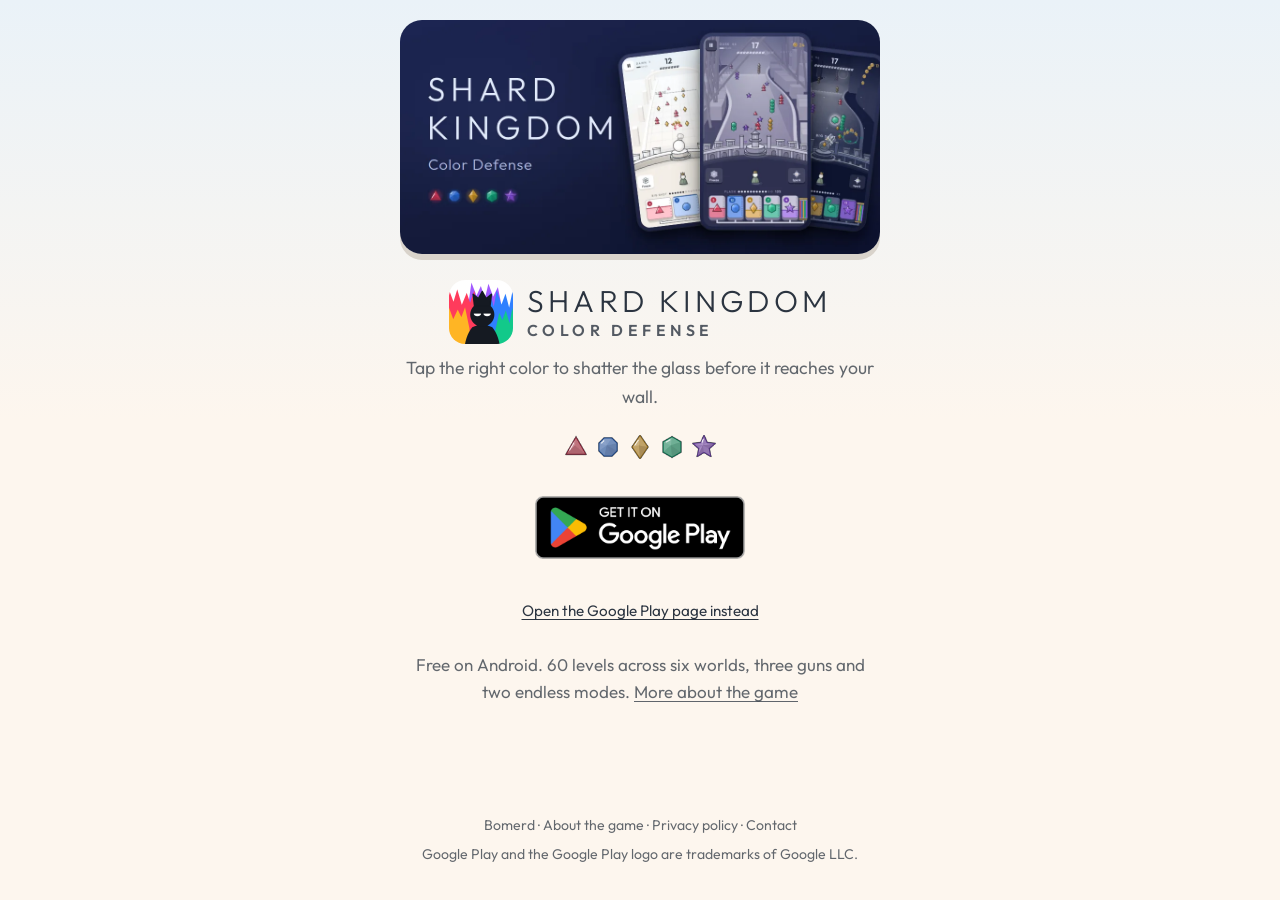
<file: shard-kingdom/play/index.html>
<!doctype html>
<html lang="en">
<head>
<meta charset="utf-8" />
<meta name="viewport" content="width=device-width, initial-scale=1, viewport-fit=cover" />
<title>Shard Kingdom: Color Defense on Google Play</title>
<meta name="description" content="Tap the right color to shatter the glass before it reaches your wall. A calm tower defense game for Android, free on Google Play." />
<!-- The link in the social profiles and posts: kept out of search results, where the game's own page should be. -->
<meta name="robots" content="noindex, follow" />
<link rel="canonical" href="https://bomerd.com/shard-kingdom/play/" />
<link rel="icon" href="/favicon.ico" sizes="48x48" />
<link rel="icon" href="/images/shard-kingdom.png" type="image/png" sizes="512x512" />
<link rel="apple-touch-icon" href="/apple-touch-icon.png" />
<meta name="theme-color" content="#eaf2f8" />
<meta property="og:type" content="website" />
<meta property="og:site_name" content="Bomerd" />
<meta property="og:url" content="https://bomerd.com/shard-kingdom/play/" />
<meta property="og:title" content="Shard Kingdom: Color Defense" />
<meta property="og:description" content="Tap the right color to shatter the glass before it reaches your wall. Free on Google Play." />
<meta property="og:image" content="https://bomerd.com/images/shard-kingdom-feature.png" />
<meta property="og:image:width" content="1024" />
<meta property="og:image:height" content="500" />
<meta name="twitter:card" content="summary_large_image" />
<link rel="preload" href="/assets/fonts/outfit.woff2" as="font" type="font/woff2" crossorigin />
<link rel="stylesheet" href="/assets/site.css" />
<style>
  .get-page { min-height: 100vh; display: flex; flex-direction: column; }
  .get-page main { flex: 1; max-width: 32rem; margin: 0 auto; padding: 20px 16px 40px; text-align: center; }
  .banner { display: block; width: 100%; height: auto; border-radius: 22px; box-shadow: 0 var(--edge) 0 var(--paper-edge); margin: 0 0 26px; }
  .head { display: flex; align-items: center; justify-content: center; gap: 14px; margin: 0 0 10px; }
  .head img { width: 64px; height: 64px; border-radius: 16px; }
  .head h1 { margin: 0; text-align: left; font-weight: 300; text-transform: uppercase; letter-spacing: .14em; line-height: 1.1; font-size: clamp(1.4rem, 6vw, 1.9rem); }
  .head h1 span { display: block; font-weight: 600; letter-spacing: .28em; font-size: .52em; margin-top: 4px; opacity: .8; }
  .tagline { font-size: 1.1rem; margin: 0 0 24px; }
  .gems { display: flex; justify-content: center; gap: 8px; margin: 0 0 22px; }
  .gems span { width: 24px; height: 24px; background: url(/images/shard-kingdom/art/gems.webp) 0 0 / 500% 100% no-repeat; }
  .gems span:nth-child(2) { background-position: 25% 0; } .gems span:nth-child(3) { background-position: 50% 0; }
  .gems span:nth-child(4) { background-position: 75% 0; } .gems span:nth-child(5) { background-position: 100% 0; }
  .badge-link img { width: 240px; }
  .help { background: var(--paper); border-radius: var(--radius); box-shadow: 0 var(--edge) 0 var(--paper-edge); padding: 14px 18px; margin: 20px 0 0; text-align: left; }
  .help p { margin: 0 0 .4rem; } .help p:last-child { margin: 0; }
  .alt { margin: 18px 0 0; font-size: .95rem; }
  .facts { margin: 28px 0 0; }
  .small-foot { text-align: center; padding: 18px 16px 28px; font-size: .88rem; }
  .small-foot p { margin: 0 0 .4rem; }
  .small-foot a { text-decoration: none; } .small-foot a:hover { text-decoration: underline; }
</style>
</head>
<body class="w-dawn page get-page">
<main>
  <img class="banner" src="/images/shard-kingdom-feature.webp" width="1024" height="500"
       alt="Shard Kingdom: Color Defense: glass crystals marching down a road toward the wall, and the five gem buttons" />
  <div class="head">
    <img src="/images/shard-kingdom.png" width="512" height="512" alt="Shard Kingdom: Color Defense icon" />
    <h1>Shard Kingdom<span>Color Defense</span></h1>
  </div>
  <p class="tagline muted">Tap the right color to shatter the glass before it reaches your wall.</p>
  <div class="gems" aria-hidden="true"><span></span><span></span><span></span><span></span><span></span></div>

  <a class="badge-link" data-play href="https://play.google.com/store/apps/details?id=com.bomerd.conveyorkingdom">
    <img src="/images/google-play-badge.png" width="646" height="250" alt="Get it on Google Play" />
  </a>

  <div class="help" data-play-help hidden>
    <p><strong>Didn't open?</strong> This app's own browser may not open the Play Store.</p>
    <p>Tap <strong>&#8942;</strong> at the top right, choose <strong>Open in Chrome</strong> (or <strong>Open in external browser</strong>), then tap the button again.</p>
  </div>

  <p class="alt muted" data-ios hidden>Shard Kingdom is on Android for now.</p>
  <p class="alt"><a data-play-web href="https://play.google.com/store/apps/details?id=com.bomerd.conveyorkingdom">Open the Google Play page instead</a></p>

  <p class="facts muted">Free on Android. 60 levels across six worlds, three guns and two endless modes. <a href="/shard-kingdom/">More about the game</a></p>
</main>
<footer class="small-foot muted">
  <p><a href="/">Bomerd</a> &middot; <a href="/shard-kingdom/">About the game</a> &middot; <a href="/shard-kingdom/privacy/">Privacy policy</a> &middot; <a href="mailto:bomerrd@gmail.com">Contact</a></p>
  <p>Google Play and the Google Play logo are trademarks of Google LLC.</p>
</footer>
<script src="/shard-kingdom/get.js" data-campaign="play-page" defer></script>
</body>
</html>
</file>
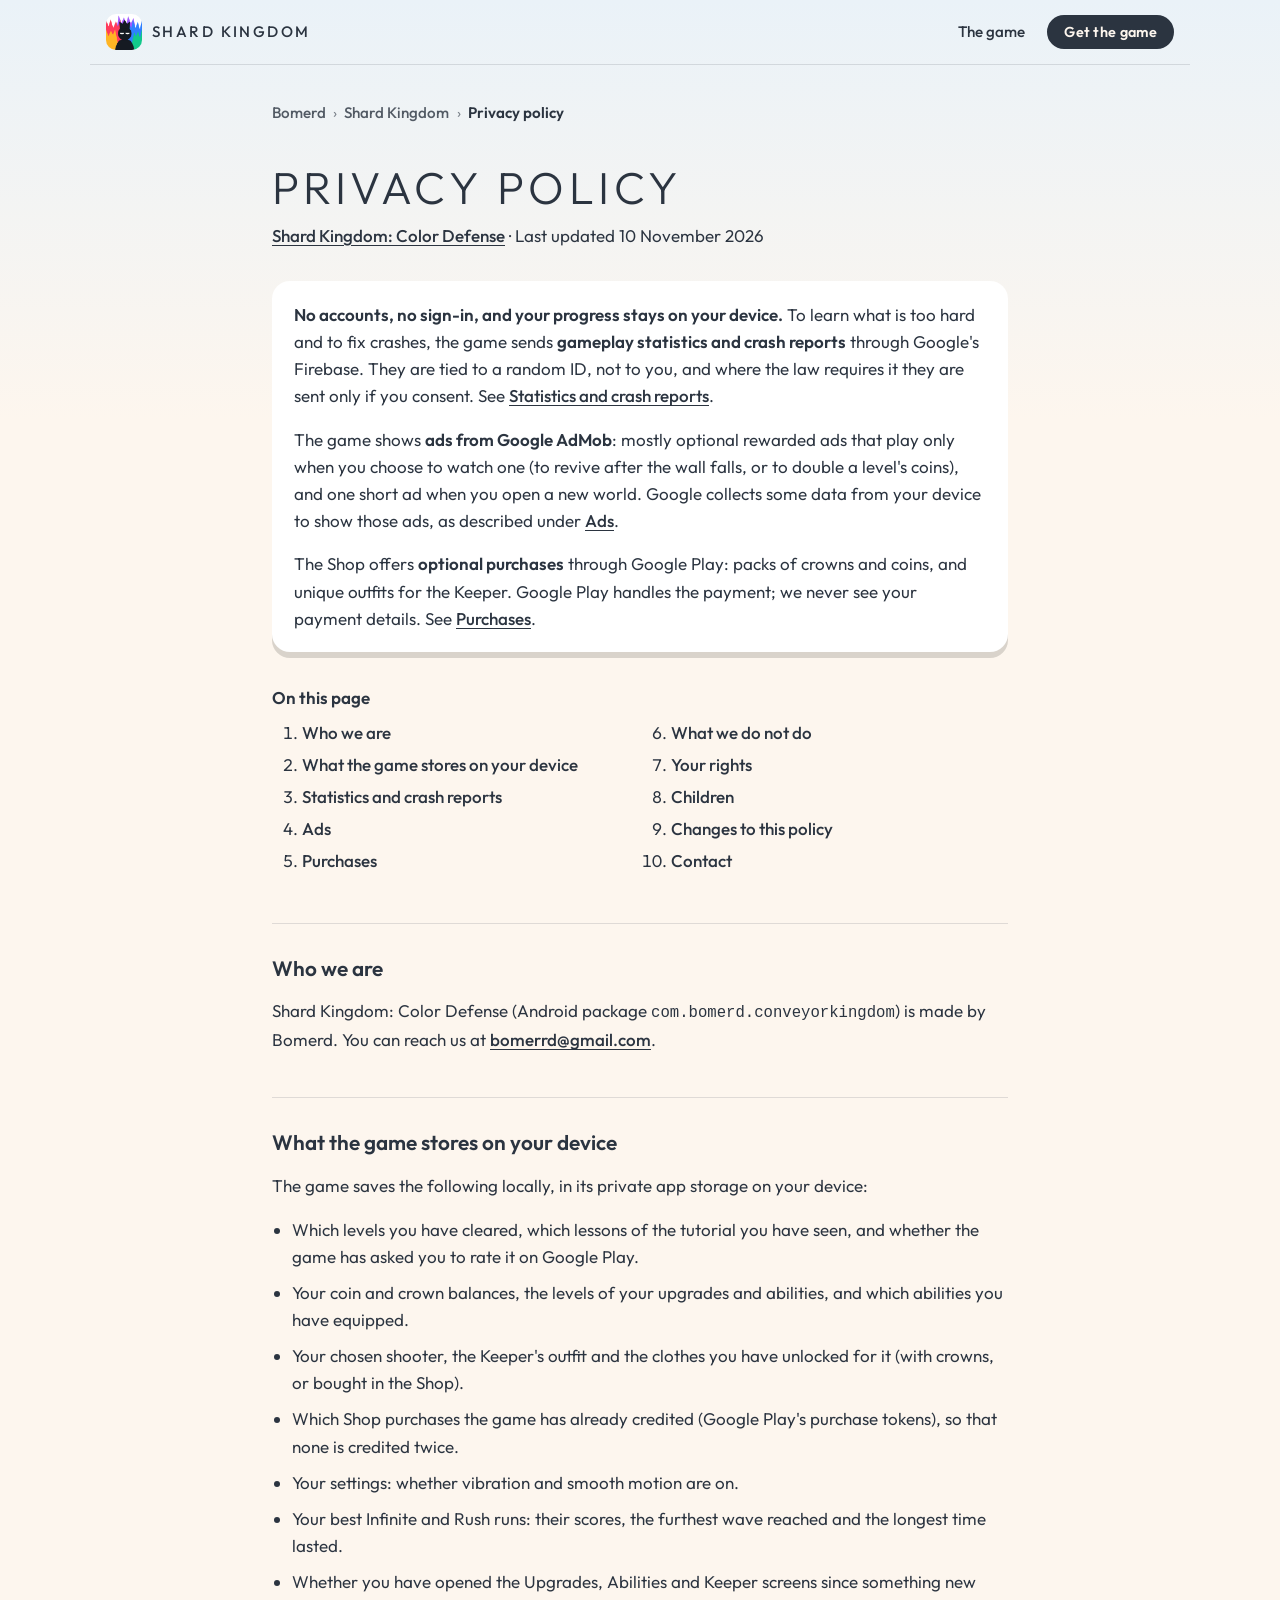
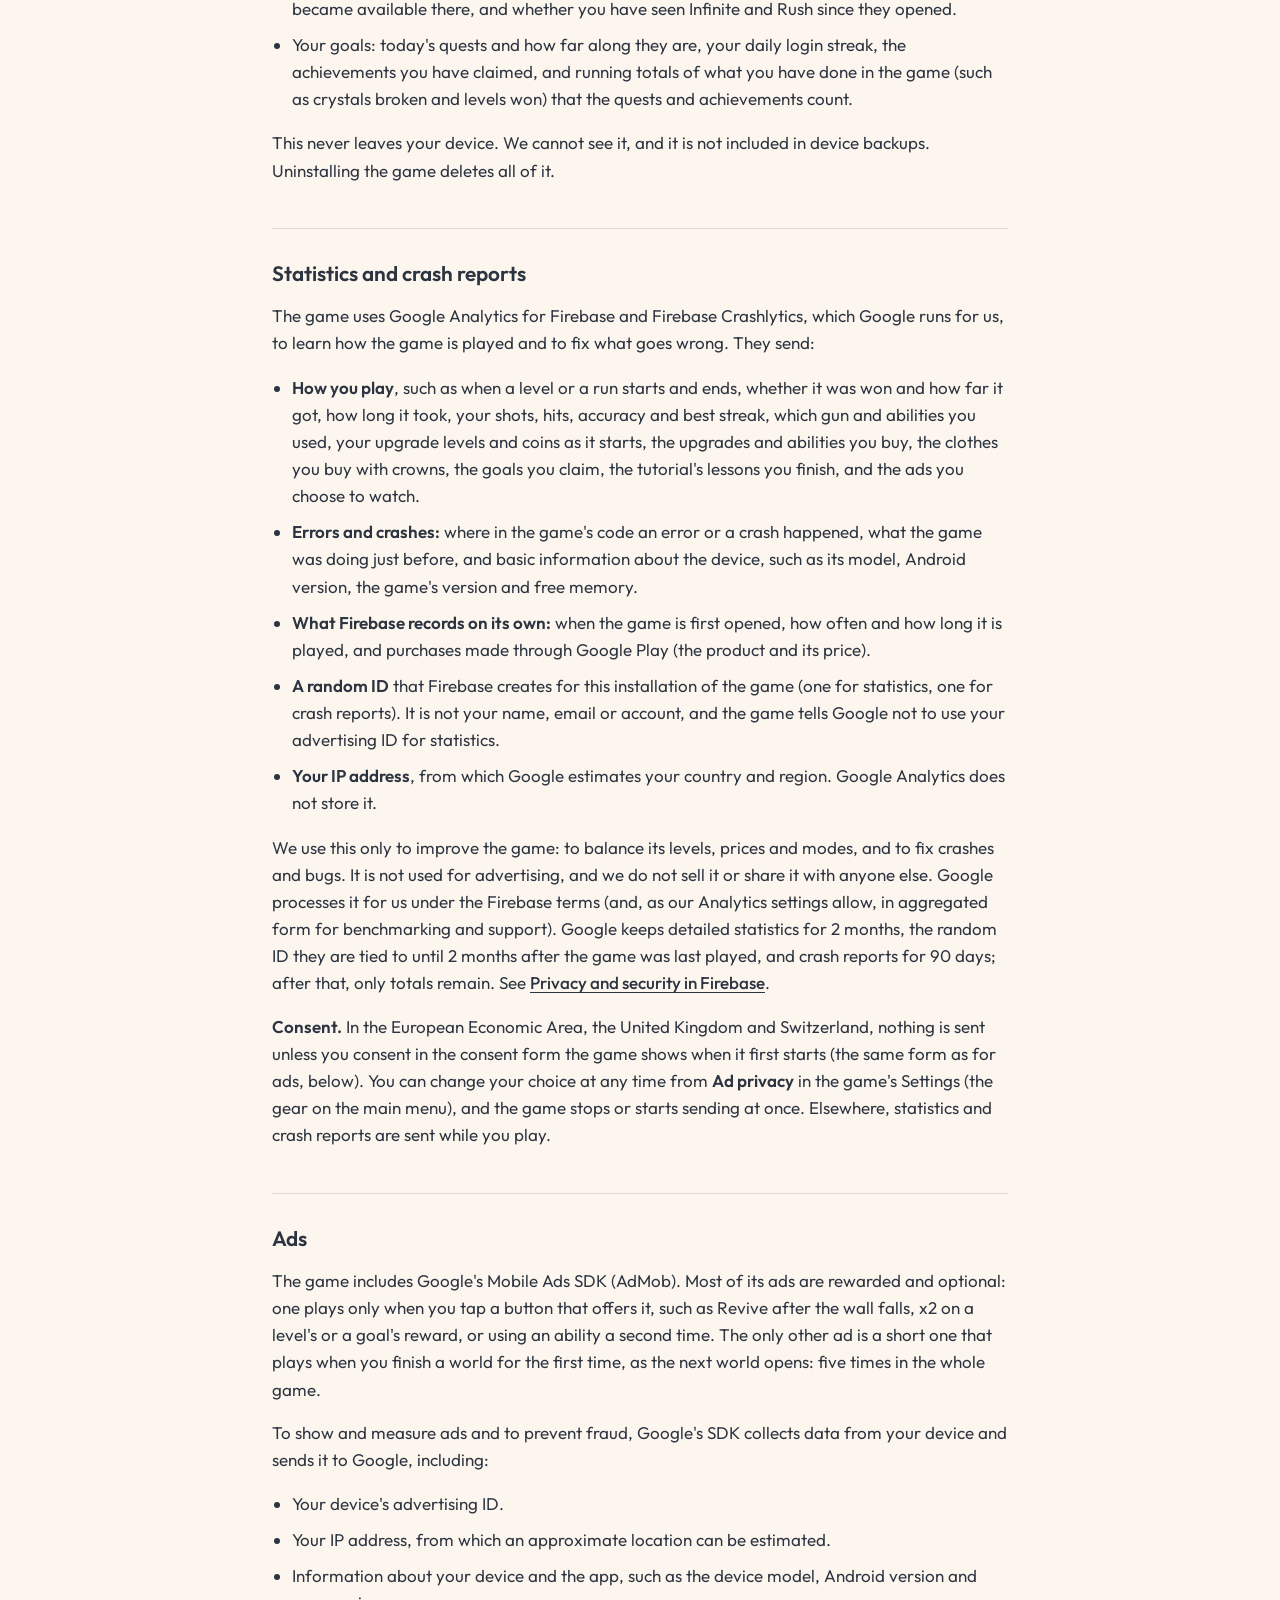
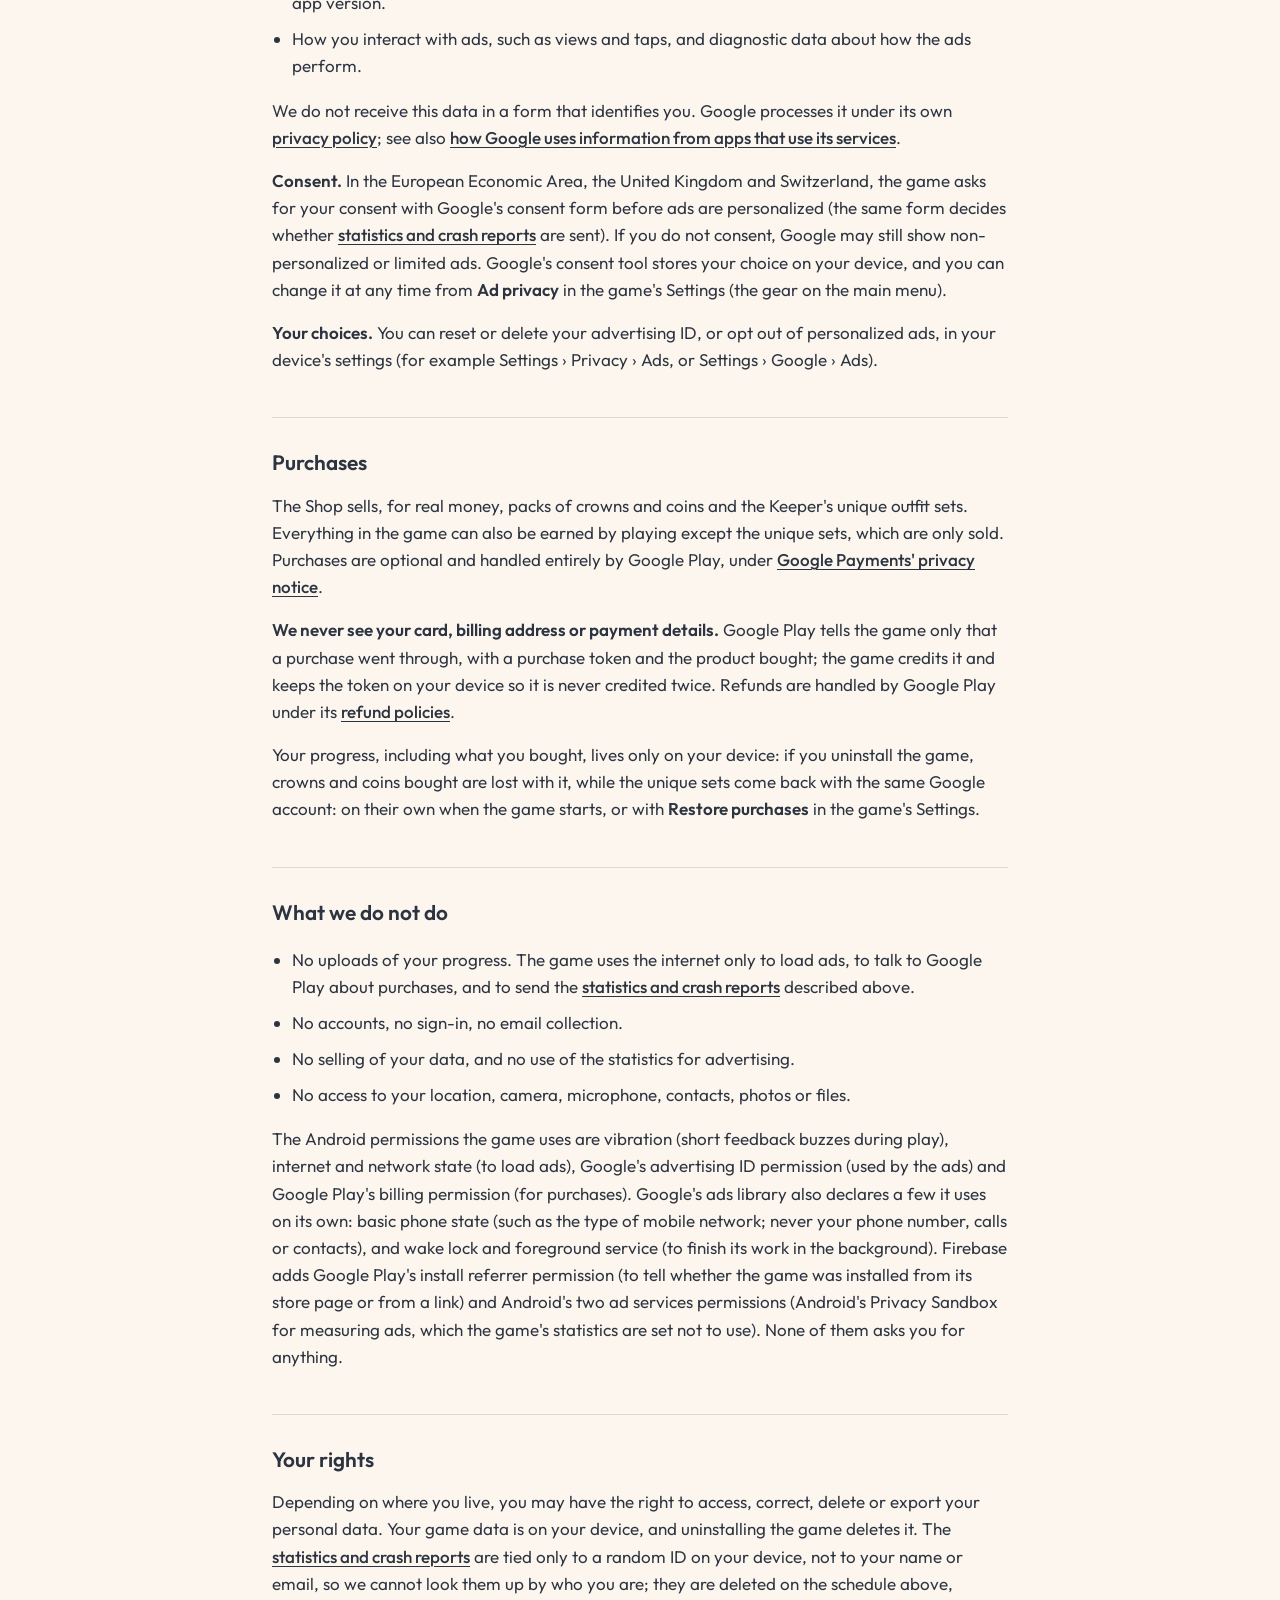
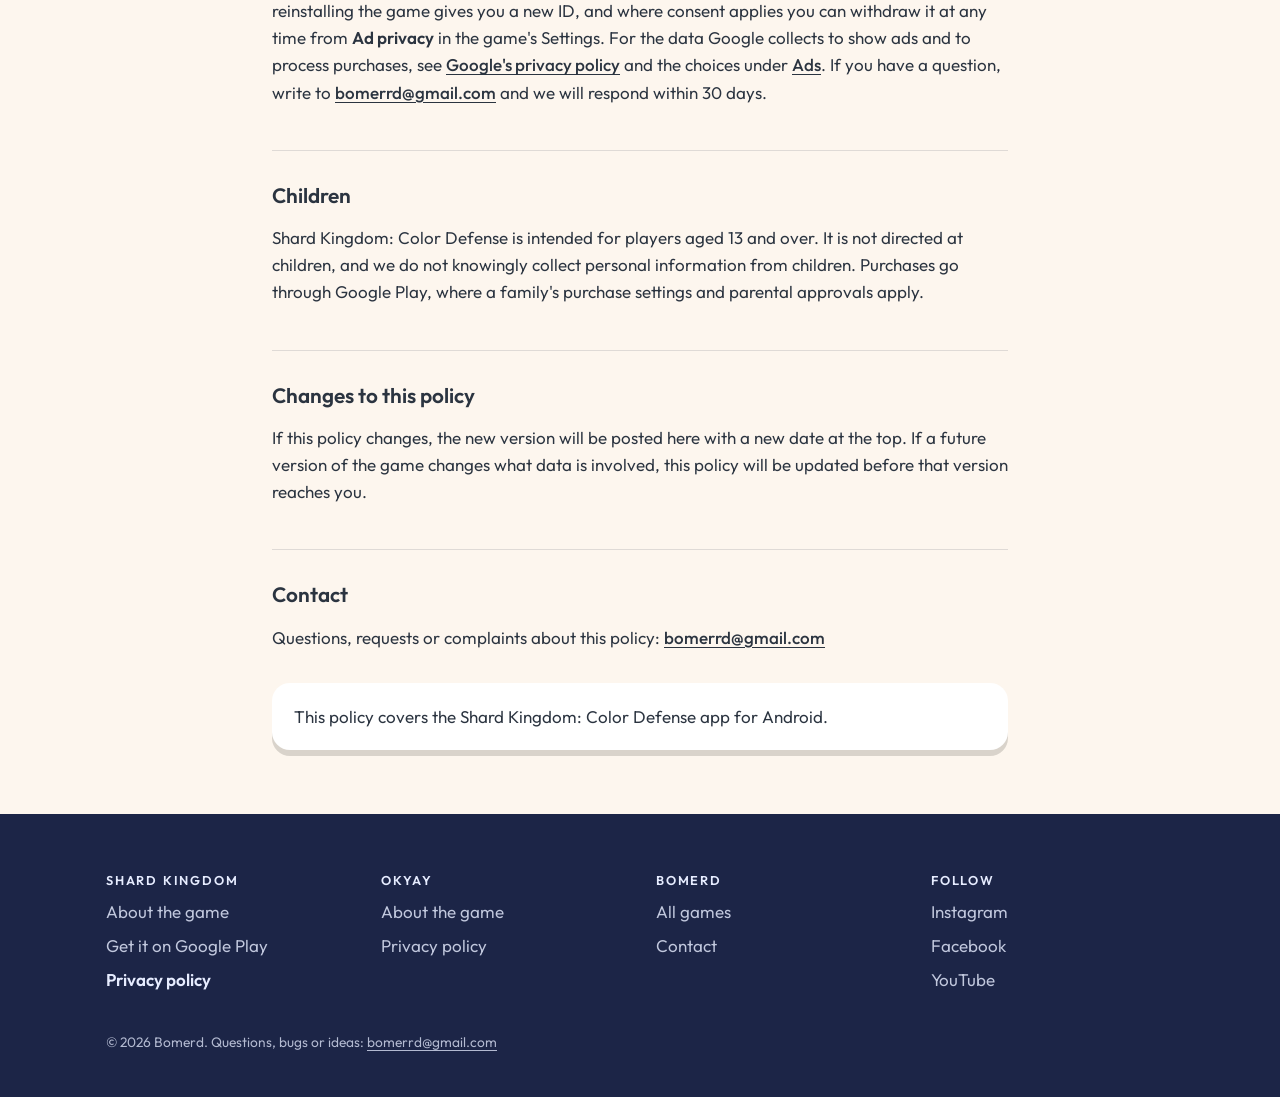
<file: shard-kingdom/privacy/index.html>
<!doctype html>
<html lang="en">
<head>
<meta charset="utf-8" />
<meta name="viewport" content="width=device-width, initial-scale=1, viewport-fit=cover" />
<title>Privacy policy — Shard Kingdom: Color Defense</title>
<meta name="description" content="Shard Kingdom: Color Defense's privacy policy: what the game stores on your device, the gameplay statistics and crash reports it sends, what its ads collect, how its optional purchases work, and the choices you have." />
<link rel="canonical" href="https://bomerd.com/shard-kingdom/privacy/" />
<link rel="icon" href="/favicon.ico" sizes="48x48" />
<link rel="icon" href="/images/shard-kingdom.png" type="image/png" sizes="512x512" />
<link rel="apple-touch-icon" href="/apple-touch-icon.png" />
<link rel="preload" href="/assets/fonts/outfit.woff2" as="font" type="font/woff2" crossorigin />
<link rel="stylesheet" href="/assets/site.css" />
<meta property="og:type" content="website" />
<meta property="og:site_name" content="Bomerd" />
<meta property="og:url" content="https://bomerd.com/shard-kingdom/privacy/" />
<meta property="og:title" content="Privacy policy: Shard Kingdom: Color Defense" />
<meta property="og:description" content="What Shard Kingdom: Color Defense stores on your device, what it sends, what its ads collect, and the choices you have." />
<meta property="og:image" content="https://bomerd.com/images/shard-kingdom-feature.png" />
<script type="application/ld+json">
{
  "@context": "https://schema.org",
  "@type": "BreadcrumbList",
  "itemListElement": [
    { "@type": "ListItem", "position": 1, "name": "Bomerd", "item": "https://bomerd.com/" },
    { "@type": "ListItem", "position": 2, "name": "Shard Kingdom: Color Defense", "item": "https://bomerd.com/shard-kingdom/" },
    { "@type": "ListItem", "position": 3, "name": "Privacy policy", "item": "https://bomerd.com/shard-kingdom/privacy/" }
  ]
}
</script>
</head>
<body class="w-auto page">
<header class="wrap top">
  <a class="brand" href="/shard-kingdom/"><img src="/images/shard-kingdom.png" width="512" height="512" alt="" /> Shard Kingdom</a>
  <nav class="nav" aria-label="Site"><a class="wide" href="/shard-kingdom/">The game</a><a class="btn small" data-play href="https://play.google.com/store/apps/details?id=com.bomerd.conveyorkingdom">Get the game</a></nav>
</header>
<main class="wrap">
<article class="doc">
  <ol class="trail" aria-label="Breadcrumb"><li><a href="/">Bomerd</a></li><li><a href="/shard-kingdom/">Shard Kingdom</a></li><li><span aria-current="page">Privacy policy</span></li></ol>
  <h1>Privacy policy</h1>
  <p class="updated"><a href="/shard-kingdom/">Shard Kingdom: Color Defense</a> &middot; Last updated 10 November 2026</p>

  <div class="lede">
    <p><strong>No accounts, no sign-in, and your progress stays on your device.</strong> To learn what is too hard and to fix crashes, the game sends <strong>gameplay statistics and crash reports</strong> through Google's Firebase. They are tied to a random ID, not to you, and where the law requires it they are sent only if you consent. See <a href="#statistics">Statistics and crash reports</a>.</p>
    <p>The game shows <strong>ads from Google AdMob</strong>: mostly optional rewarded ads that play only when you choose to watch one (to revive after the wall falls, or to double a level's coins), and one short ad when you open a new world. Google collects some data from your device to show those ads, as described under <a href="#ads">Ads</a>.</p>
    <p>The Shop offers <strong>optional purchases</strong> through Google Play: packs of crowns and coins, and unique outfits for the Keeper. Google Play handles the payment; we never see your payment details. See <a href="#purchases">Purchases</a>.</p>
  </div>

  <nav class="contents" aria-label="On this page">
    <p>On this page</p>
    <ol>
      <li><a href="#who">Who we are</a></li>
      <li><a href="#device">What the game stores on your device</a></li>
      <li><a href="#statistics">Statistics and crash reports</a></li>
      <li><a href="#ads">Ads</a></li>
      <li><a href="#purchases">Purchases</a></li>
      <li><a href="#not">What we do not do</a></li>
      <li><a href="#rights">Your rights</a></li>
      <li><a href="#children">Children</a></li>
      <li><a href="#changes">Changes to this policy</a></li>
      <li><a href="#contact">Contact</a></li>
    </ol>
  </nav>

  <h2 id="who">Who we are</h2>
  <p>Shard Kingdom: Color Defense (Android package <code>com.bomerd.conveyorkingdom</code>) is made by Bomerd. You can reach us at <a href="mailto:bomerrd@gmail.com">bomerrd@gmail.com</a>.</p>

  <h2 id="device">What the game stores on your device</h2>
  <p>The game saves the following locally, in its private app storage on your device:</p>
  <ul>
    <li>Which levels you have cleared, which lessons of the tutorial you have seen, and whether the game has asked you to rate it on Google Play.</li>
    <li>Your coin and crown balances, the levels of your upgrades and abilities, and which abilities you have equipped.</li>
    <li>Your chosen shooter, the Keeper's outfit and the clothes you have unlocked for it (with crowns, or bought in the Shop).</li>
    <li>Which Shop purchases the game has already credited (Google Play's purchase tokens), so that none is credited twice.</li>
    <li>Your settings: whether vibration and smooth motion are on.</li>
    <li>Your best Infinite and Rush runs: their scores, the furthest wave reached and the longest time lasted.</li>
    <li>Whether you have opened the Upgrades, Abilities and Keeper screens since something new became available there, and whether you have seen Infinite and Rush since they opened.</li>
    <li>Your goals: today's quests and how far along they are, your daily login streak, the achievements you have claimed, and running totals of what you have done in the game (such as crystals broken and levels won) that the quests and achievements count.</li>
  </ul>
  <p>This never leaves your device. We cannot see it, and it is not included in device backups. Uninstalling the game deletes all of it.</p>

  <h2 id="statistics">Statistics and crash reports</h2>
  <p>The game uses Google Analytics for Firebase and Firebase Crashlytics, which Google runs for us, to learn how the game is played and to fix what goes wrong. They send:</p>
  <ul>
    <li><strong>How you play</strong>, such as when a level or a run starts and ends, whether it was won and how far it got, how long it took, your shots, hits, accuracy and best streak, which gun and abilities you used, your upgrade levels and coins as it starts, the upgrades and abilities you buy, the clothes you buy with crowns, the goals you claim, the tutorial's lessons you finish, and the ads you choose to watch.</li>
    <li><strong>Errors and crashes:</strong> where in the game's code an error or a crash happened, what the game was doing just before, and basic information about the device, such as its model, Android version, the game's version and free memory.</li>
    <li><strong>What Firebase records on its own:</strong> when the game is first opened, how often and how long it is played, and purchases made through Google Play (the product and its price).</li>
    <li><strong>A random ID</strong> that Firebase creates for this installation of the game (one for statistics, one for crash reports). It is not your name, email or account, and the game tells Google not to use your advertising ID for statistics.</li>
    <li><strong>Your IP address</strong>, from which Google estimates your country and region. Google Analytics does not store it.</li>
  </ul>
  <p>We use this only to improve the game: to balance its levels, prices and modes, and to fix crashes and bugs. It is not used for advertising, and we do not sell it or share it with anyone else. Google processes it for us under the Firebase terms (and, as our Analytics settings allow, in aggregated form for benchmarking and support). Google keeps detailed statistics for 2 months, the random ID they are tied to until 2 months after the game was last played, and crash reports for 90 days; after that, only totals remain. See <a href="https://firebase.google.com/support/privacy">Privacy and security in Firebase</a>.</p>
  <p><strong>Consent.</strong> In the European Economic Area, the United Kingdom and Switzerland, nothing is sent unless you consent in the consent form the game shows when it first starts (the same form as for ads, below). You can change your choice at any time from <strong>Ad privacy</strong> in the game's Settings (the gear on the main menu), and the game stops or starts sending at once. Elsewhere, statistics and crash reports are sent while you play.</p>

  <h2 id="ads">Ads</h2>
  <p>The game includes Google's Mobile Ads SDK (AdMob). Most of its ads are rewarded and optional: one plays only when you tap a button that offers it, such as Revive after the wall falls, x2 on a level's or a goal's reward, or using an ability a second time. The only other ad is a short one that plays when you finish a world for the first time, as the next world opens: five times in the whole game.</p>
  <p>To show and measure ads and to prevent fraud, Google's SDK collects data from your device and sends it to Google, including:</p>
  <ul>
    <li>Your device's advertising ID.</li>
    <li>Your IP address, from which an approximate location can be estimated.</li>
    <li>Information about your device and the app, such as the device model, Android version and app version.</li>
    <li>How you interact with ads, such as views and taps, and diagnostic data about how the ads perform.</li>
  </ul>
  <p>We do not receive this data in a form that identifies you. Google processes it under its own <a href="https://policies.google.com/privacy">privacy policy</a>; see also <a href="https://policies.google.com/technologies/partner-sites">how Google uses information from apps that use its services</a>.</p>
  <p><strong>Consent.</strong> In the European Economic Area, the United Kingdom and Switzerland, the game asks for your consent with Google's consent form before ads are personalized (the same form decides whether <a href="#statistics">statistics and crash reports</a> are sent). If you do not consent, Google may still show non-personalized or limited ads. Google's consent tool stores your choice on your device, and you can change it at any time from <strong>Ad privacy</strong> in the game's Settings (the gear on the main menu).</p>
  <p><strong>Your choices.</strong> You can reset or delete your advertising ID, or opt out of personalized ads, in your device's settings (for example Settings &rsaquo; Privacy &rsaquo; Ads, or Settings &rsaquo; Google &rsaquo; Ads).</p>

  <h2 id="purchases">Purchases</h2>
  <p>The Shop sells, for real money, packs of crowns and coins and the Keeper's unique outfit sets. Everything in the game can also be earned by playing except the unique sets, which are only sold. Purchases are optional and handled entirely by Google Play, under <a href="https://payments.google.com/payments/apis-secure/u/0/get_legal_document?ldo=0&amp;ldt=privacynotice">Google Payments' privacy notice</a>.</p>
  <p><strong>We never see your card, billing address or payment details.</strong> Google Play tells the game only that a purchase went through, with a purchase token and the product bought; the game credits it and keeps the token on your device so it is never credited twice. Refunds are handled by Google Play under its <a href="https://support.google.com/googleplay/answer/2479637">refund policies</a>.</p>
  <p>Your progress, including what you bought, lives only on your device: if you uninstall the game, crowns and coins bought are lost with it, while the unique sets come back with the same Google account: on their own when the game starts, or with <strong>Restore purchases</strong> in the game's Settings.</p>

  <h2 id="not">What we do not do</h2>
  <ul>
    <li>No uploads of your progress. The game uses the internet only to load ads, to talk to Google Play about purchases, and to send the <a href="#statistics">statistics and crash reports</a> described above.</li>
    <li>No accounts, no sign-in, no email collection.</li>
    <li>No selling of your data, and no use of the statistics for advertising.</li>
    <li>No access to your location, camera, microphone, contacts, photos or files.</li>
  </ul>
  <p>The Android permissions the game uses are vibration (short feedback buzzes during play), internet and network state (to load ads), Google's advertising ID permission (used by the ads) and Google Play's billing permission (for purchases). Google's ads library also declares a few it uses on its own: basic phone state (such as the type of mobile network; never your phone number, calls or contacts), and wake lock and foreground service (to finish its work in the background). Firebase adds Google Play's install referrer permission (to tell whether the game was installed from its store page or from a link) and Android's two ad services permissions (Android's Privacy Sandbox for measuring ads, which the game's statistics are set not to use). None of them asks you for anything.</p>

  <h2 id="rights">Your rights</h2>
  <p>Depending on where you live, you may have the right to access, correct, delete or export your personal data. Your game data is on your device, and uninstalling the game deletes it. The <a href="#statistics">statistics and crash reports</a> are tied only to a random ID on your device, not to your name or email, so we cannot look them up by who you are; they are deleted on the schedule above, reinstalling the game gives you a new ID, and where consent applies you can withdraw it at any time from <strong>Ad privacy</strong> in the game's Settings. For the data Google collects to show ads and to process purchases, see <a href="https://policies.google.com/privacy">Google's privacy policy</a> and the choices under <a href="#ads">Ads</a>. If you have a question, write to <a href="mailto:bomerrd@gmail.com">bomerrd@gmail.com</a> and we will respond within 30 days.</p>

  <h2 id="children">Children</h2>
  <p>Shard Kingdom: Color Defense is intended for players aged 13 and over. It is not directed at children, and we do not knowingly collect personal information from children. Purchases go through Google Play, where a family's purchase settings and parental approvals apply.</p>

  <h2 id="changes">Changes to this policy</h2>
  <p>If this policy changes, the new version will be posted here with a new date at the top. If a future version of the game changes what data is involved, this policy will be updated before that version reaches you.</p>

  <h2 id="contact">Contact</h2>
  <p>Questions, requests or complaints about this policy: <a href="mailto:bomerrd@gmail.com">bomerrd@gmail.com</a></p>

  <div class="note"><p>This policy covers the Shard Kingdom: Color Defense app for Android.</p></div>
</article>
</main>
<footer class="foot w-abyss">
  <div class="wrap">
    <nav class="map" aria-label="Site map">
      <div><p>Shard Kingdom</p><ul>
        <li><a href="/shard-kingdom/">About the game</a></li>
        <li><a data-play href="https://play.google.com/store/apps/details?id=com.bomerd.conveyorkingdom">Get it on Google Play</a></li>
        <li><a href="/shard-kingdom/privacy/" aria-current="page">Privacy policy</a></li></ul></div>
      <div><p>Okyay</p><ul>
        <li><a href="/#okyay">About the game</a></li>
        <li><a href="/privacy/">Privacy policy</a></li></ul></div>
      <div><p>Bomerd</p><ul>
        <li><a href="/">All games</a></li>
        <li><a href="mailto:bomerrd@gmail.com">Contact</a></li></ul></div>
      <div><p>Follow</p><ul>
        <li><a href="https://www.instagram.com/shardkingdomcolordefense/">Instagram</a></li>
        <li><a href="https://www.facebook.com/profile.php?id=61596393538039">Facebook</a></li>
        <li><a href="https://www.youtube.com/@bomerdstudio">YouTube</a></li></ul></div>
    </nav>
    <p class="legal">&copy; 2026 Bomerd. Questions, bugs or ideas: <a href="mailto:bomerrd@gmail.com">bomerrd@gmail.com</a></p>
  </div>
</footer>
<script src="/shard-kingdom/get.js" data-campaign="privacy" defer></script>
</body>
</html>
</file>
<file: assets/site.css>
/* bomerd.com: Shard Kingdom's look, from the game's own design (its DESIGN.md and ui/style.gd).
   Calm spaces in each world's colors, the only saturated things the gems; ink and paper for everything else (no gem
   color is ever used for the page's own buttons or links); Outfit, titles in letter-spaced capitals. The game page
   travels Dawn to Abyss as it scrolls, as the game grows darker world by world. */

@font-face {
  font-family: "Outfit";
  src: url("/assets/fonts/outfit.woff2") format("woff2");
  font-weight: 100 900;
  font-display: swap;
}

/* --- Each world's palette (ui/style.gd SECTIONS; paper as world/view.gd's _palette_of) --- */
.w-dawn  { --sky-top: #eaf2f8; --sky-bottom: #fdf6ee; --fog: #ffffff; --ground: #f3eee7; --paper: #ffffff; --paper-edge: #d9d3cb; --ink: #2b3440; --brass-word: #8a6a2c; }
.w-mist  { --sky-top: #d6e9ea; --sky-bottom: #eef5f2; --fog: #f4fbfa; --ground: #e3ecea; --paper: #f7faf9; --paper-edge: #c3d1cf; --ink: #22383a; --brass-word: #8a6a2c; }
.w-bloom { --sky-top: #f1e4f1; --sky-bottom: #fbf1ec; --fog: #fff8fb; --ground: #efe5ea; --paper: #fffafc; --paper-edge: #d6c6cf; --ink: #3a2b3a; --brass-word: #8a6a2c; }
.w-ember { --sky-top: #f5c9a0; --sky-bottom: #f9e6d0; --fog: #fff1e2; --ground: #ebd3bc; --paper: #fff6ec; --paper-edge: #cfae90; --ink: #3d2416; --brass-word: #7a5a1f; }
.w-dusk  { --sky-top: #3b3f6b; --sky-bottom: #6a5c86; --fog: #4a4a78; --ground: #2e3150; --paper: #434662; --paper-edge: #1c1d30; --ink: #f2eeff; --brass-word: #e0c48a; }
.w-abyss { --sky-top: #0b1026; --sky-bottom: #1c2547; --fog: #141b3a; --ground: #0e1430; --paper: #262c45; --paper-edge: #080c1d; --ink: #e6ecff; --brass-word: #e0c48a; }
/* Infinite: Abyss under a sky that cycles through every world's */
.w-infinite { --sky-top: #2a2550; --sky-bottom: #1c2547; --fog: #141b3a; --ground: #0e1430; --paper: #262c45; --paper-edge: #080c1d; --ink: #e6ecff; --brass-word: #e0c48a; }

:root {
  --brass: #c9a35b;
  --outline: #222a36;
  --radius: 18px;
  --edge: 6px;
  --font: "Outfit", system-ui, -apple-system, "Segoe UI", Roboto, sans-serif;
}

*, *::before, *::after { box-sizing: border-box; }
html { -webkit-text-size-adjust: 100%; scroll-padding-top: 16px; }
body {
  margin: 0;
  font: 380 17px/1.6 var(--font);
  color: var(--ink);
  background: var(--sky-bottom);
  -webkit-font-smoothing: antialiased;
  text-rendering: optimizeLegibility;
}
img { max-width: 100%; height: auto; }
a { color: inherit; text-decoration-thickness: 1px; text-underline-offset: 3px; }
a:hover { text-decoration-thickness: 2px; }
:focus-visible { outline: 3px solid var(--ink); outline-offset: 3px; border-radius: 6px; }
.vh { position: absolute !important; width: 1px; height: 1px; overflow: hidden; clip: rect(0 0 0 0); white-space: nowrap; }
.muted { color: color-mix(in srgb, var(--ink) 74%, transparent); }
.wrap { max-width: 1100px; margin: 0 auto; padding: 0 16px; }

/* A band of the page in one world's colors; --from is the band above's bottom, so one blends into the next. */
.band {
  position: relative;
  color: var(--ink);
  background: linear-gradient(to bottom, var(--from, var(--sky-top)) 0, var(--sky-top) 160px, var(--sky-bottom) 100%);
  padding: 72px 0;
}
.band.tight { padding-top: 24px; }

/* --- Type: titles in letter-spaced capitals, light; numbers and buttons bold --- */
.title {
  font-weight: 300;
  font-size: clamp(1.55rem, 5.2vw, 2.5rem);
  line-height: 1.15;
  letter-spacing: .14em;
  text-transform: uppercase;
  text-align: center;
  margin: 0 0 .6rem;
}
.lead { text-align: center; max-width: 38rem; margin: 0 auto 2.25rem; font-size: 1.08rem; }
.kicker {
  display: block; text-align: center; font-weight: 600; font-size: .8rem; letter-spacing: .2em;
  text-transform: uppercase; margin: 0 0 .6rem;
  color: color-mix(in srgb, var(--ink) 70%, transparent);
}
h3 { font-weight: 600; font-size: 1.12rem; line-height: 1.3; margin: 0 0 .35rem; }
p { margin: 0 0 1rem; }

/* --- Paper: a flat tile on a thicker edge (the game's menus) --- */
.tile {
  background: var(--paper);
  border-radius: var(--radius);
  box-shadow: 0 var(--edge) 0 var(--paper-edge);
  padding: 20px 20px 16px;
  margin-bottom: var(--edge);
}
.tile p { margin: 0; }
.tile .muted { font-size: .97rem; }
.chip {
  display: inline-block; font-weight: 600; font-size: .74rem; letter-spacing: .12em; text-transform: uppercase;
  padding: .2rem .6rem; border-radius: 999px; border: 1.5px solid currentColor; line-height: 1.4;
}
.chip.ink { background: var(--ink); color: var(--paper); border-color: var(--ink); }

/* --- Buttons: a filled ink capsule (primary) and an outlined one (secondary) --- */
.btn {
  display: inline-flex; align-items: center; justify-content: center; gap: .5rem;
  font: 600 1rem/1 var(--font); letter-spacing: .02em; text-decoration: none; white-space: nowrap;
  padding: .85rem 1.35rem; border-radius: 999px; cursor: pointer;
  background: var(--ink); color: var(--sky-bottom); border: 2px solid var(--ink);
  transition: transform .15s ease-out, filter .15s ease-out;
}
.btn:hover { filter: brightness(1.12); }
.btn:active { transform: translateY(2px); }
.btn.line { background: transparent; color: var(--ink); }
.btn.small { padding: .5rem .95rem; font-size: .9rem; }
.badge-link { display: inline-block; border-radius: 14px; line-height: 0; -webkit-tap-highlight-color: transparent; }
.badge-link img { width: 200px; height: auto; }

/* --- The bar at the top of a page --- */
.top { display: flex; align-items: center; justify-content: space-between; gap: 12px; padding-top: 14px; padding-bottom: 14px; }
.brand { display: inline-flex; align-items: center; gap: 10px; text-decoration: none; font-weight: 500; letter-spacing: .16em; text-transform: uppercase; font-size: .95rem; }
.brand img { width: 36px; height: 36px; border-radius: 10px; }
.nav { display: flex; align-items: center; gap: 22px; }
.nav a:not(.btn) { text-decoration: none; font-weight: 500; font-size: .95rem; }
.nav a:not(.btn):hover { text-decoration: underline; }
.nav .wide { display: none; }
@media (min-width: 52rem) { .nav .wide { display: inline; } }

/* A trail of where a page is (Bomerd > Shard Kingdom > Privacy policy) */
.trail { display: flex; flex-wrap: wrap; gap: .1rem .45rem; list-style: none; margin: 0; padding: 0; font-size: .95rem; }
.trail li + li::before { content: "\203A"; margin-right: .45rem; opacity: .6; }
.trail a { text-decoration: none; opacity: .8; }
.trail a:hover { text-decoration: underline; opacity: 1; }
.trail [aria-current] { font-weight: 600; }

/* --- Questions: a tile each, opening in place --- */
.faq { max-width: 46rem; margin: 0 auto; display: grid; gap: 14px; }
.faq details { background: var(--paper); border-radius: var(--radius); box-shadow: 0 var(--edge) 0 var(--paper-edge); }
.faq summary {
  list-style: none; cursor: pointer; display: flex; align-items: center; justify-content: space-between; gap: 16px;
  padding: 18px 20px;
}
.faq summary::-webkit-details-marker { display: none; }
.faq summary h3 { margin: 0; font-size: 1.05rem; }
.faq summary::after {
  content: ""; flex: none; width: 26px; height: 26px; border-radius: 50%; border: 2px solid var(--ink);
  background: linear-gradient(var(--ink), var(--ink)) center / 12px 2px no-repeat,
              linear-gradient(var(--ink), var(--ink)) center / 2px 12px no-repeat;
  transition: transform .25s ease-out;
}
.faq details[open] summary::after { transform: rotate(45deg); }
.faq details p { padding: 0 20px 18px; margin: 0; }
.faq details a { font-weight: 500; }

/* --- Every page's foot: the whole site, so any page is a tap from any other --- */
.foot { padding: 56px 0 40px; color: var(--ink); background: var(--sky-bottom); }
.foot .map { display: grid; grid-template-columns: repeat(auto-fit, minmax(10rem, 1fr)); gap: 1.5rem 2rem; margin: 0 0 2rem; }
.foot .map p { margin: 0 0 .5rem; font-weight: 600; letter-spacing: .14em; text-transform: uppercase; font-size: .8rem; }
.foot .map ul { list-style: none; margin: 0; padding: 0; }
.foot .map li { margin: 0 0 .4rem; }
.foot .map a { text-decoration: none; opacity: .82; }
.foot .map a:hover { text-decoration: underline; opacity: 1; }
.foot .map [aria-current] { opacity: 1; font-weight: 600; }
.foot .legal { font-size: .86rem; margin: 0 0 .35rem; opacity: .75; }

/* --- Long text (the privacy policies): a column of paper --- */
.doc { max-width: 46rem; margin: 0 auto; }
.doc h1 { font-weight: 300; font-size: clamp(1.9rem, 6vw, 2.8rem); letter-spacing: .1em; text-transform: uppercase; line-height: 1.15; margin: 0 0 .5rem; }
.doc .updated { margin: 0 0 2rem; }
.doc h2 { font-weight: 600; font-size: 1.3rem; margin: 2.75rem 0 .75rem; scroll-margin-top: 1rem; }
.doc ul { padding-left: 1.25rem; }
.doc li { margin: 0 0 .55rem; }
.doc strong { font-weight: 600; }
.doc code { font-size: .92em; }
.doc table { width: 100%; border-collapse: collapse; margin: 0 0 1.5rem; font-size: .95rem; }
.doc th, .doc td { text-align: left; padding: .6rem .5rem; border-bottom: 1px solid color-mix(in srgb, var(--ink) 18%, transparent); vertical-align: top; }
.doc th { font-weight: 600; }
.doc h3 { margin: 1.75rem 0 .5rem; }
.doc .lede p:last-child, .doc .note p:last-child { margin-bottom: 0; }
.doc .lede { margin: 0 0 1.75rem; }
.doc .note { margin-top: 2rem; }
.doc .contents p { margin: 0 0 .5rem; font-weight: 600; }
.doc .contents ol { margin: 0; padding-left: 1.9rem; columns: 2 14rem; column-gap: 2rem; }
.doc .contents li { break-inside: avoid; margin: 0 0 .3rem; }

@media (prefers-reduced-motion: reduce) {
  *, *::before, *::after { animation-duration: .01ms !important; animation-iteration-count: 1 !important; transition-duration: .01ms !important; scroll-behavior: auto !important; }
}

/* --- Pages to read (the policies, the 404): Dawn, or the Abyss when the phone is in dark mode --- */
.w-auto { --sky-top: #eaf2f8; --sky-bottom: #fdf6ee; --fog: #ffffff; --ground: #f3eee7; --paper: #ffffff; --paper-edge: #d9d3cb; --ink: #2b3440; --brass-word: #8a6a2c; }
@media (prefers-color-scheme: dark) {
  .w-auto { --sky-top: #0b1026; --sky-bottom: #1c2547; --fog: #141b3a; --ground: #0e1430; --paper: #262c45; --paper-edge: #080c1d; --ink: #e6ecff; --brass-word: #e0c48a; }
}
.page { min-height: 100vh; background: linear-gradient(to bottom, var(--sky-top) 0, var(--sky-bottom) 420px, var(--sky-bottom) 100%); color: var(--ink); }
.page .top { border-bottom: 1px solid color-mix(in srgb, var(--ink) 14%, transparent); }
.page main { padding: 36px 0 64px; }
.doc .lede, .doc .note { background: var(--paper); border-radius: var(--radius); box-shadow: 0 var(--edge) 0 var(--paper-edge); padding: 20px 22px; }
.doc .lede { margin-bottom: 2rem; }
.doc .trail { margin: 0 0 1.75rem; }
.doc a { font-weight: 500; }
.doc h2 { padding-top: 1.75rem; border-top: 1px solid color-mix(in srgb, var(--ink) 14%, transparent); }
.doc .contents { margin: 0 0 1rem; }
.doc .contents a { text-decoration: none; }
.doc .contents a:hover { text-decoration: underline; }
</file>
